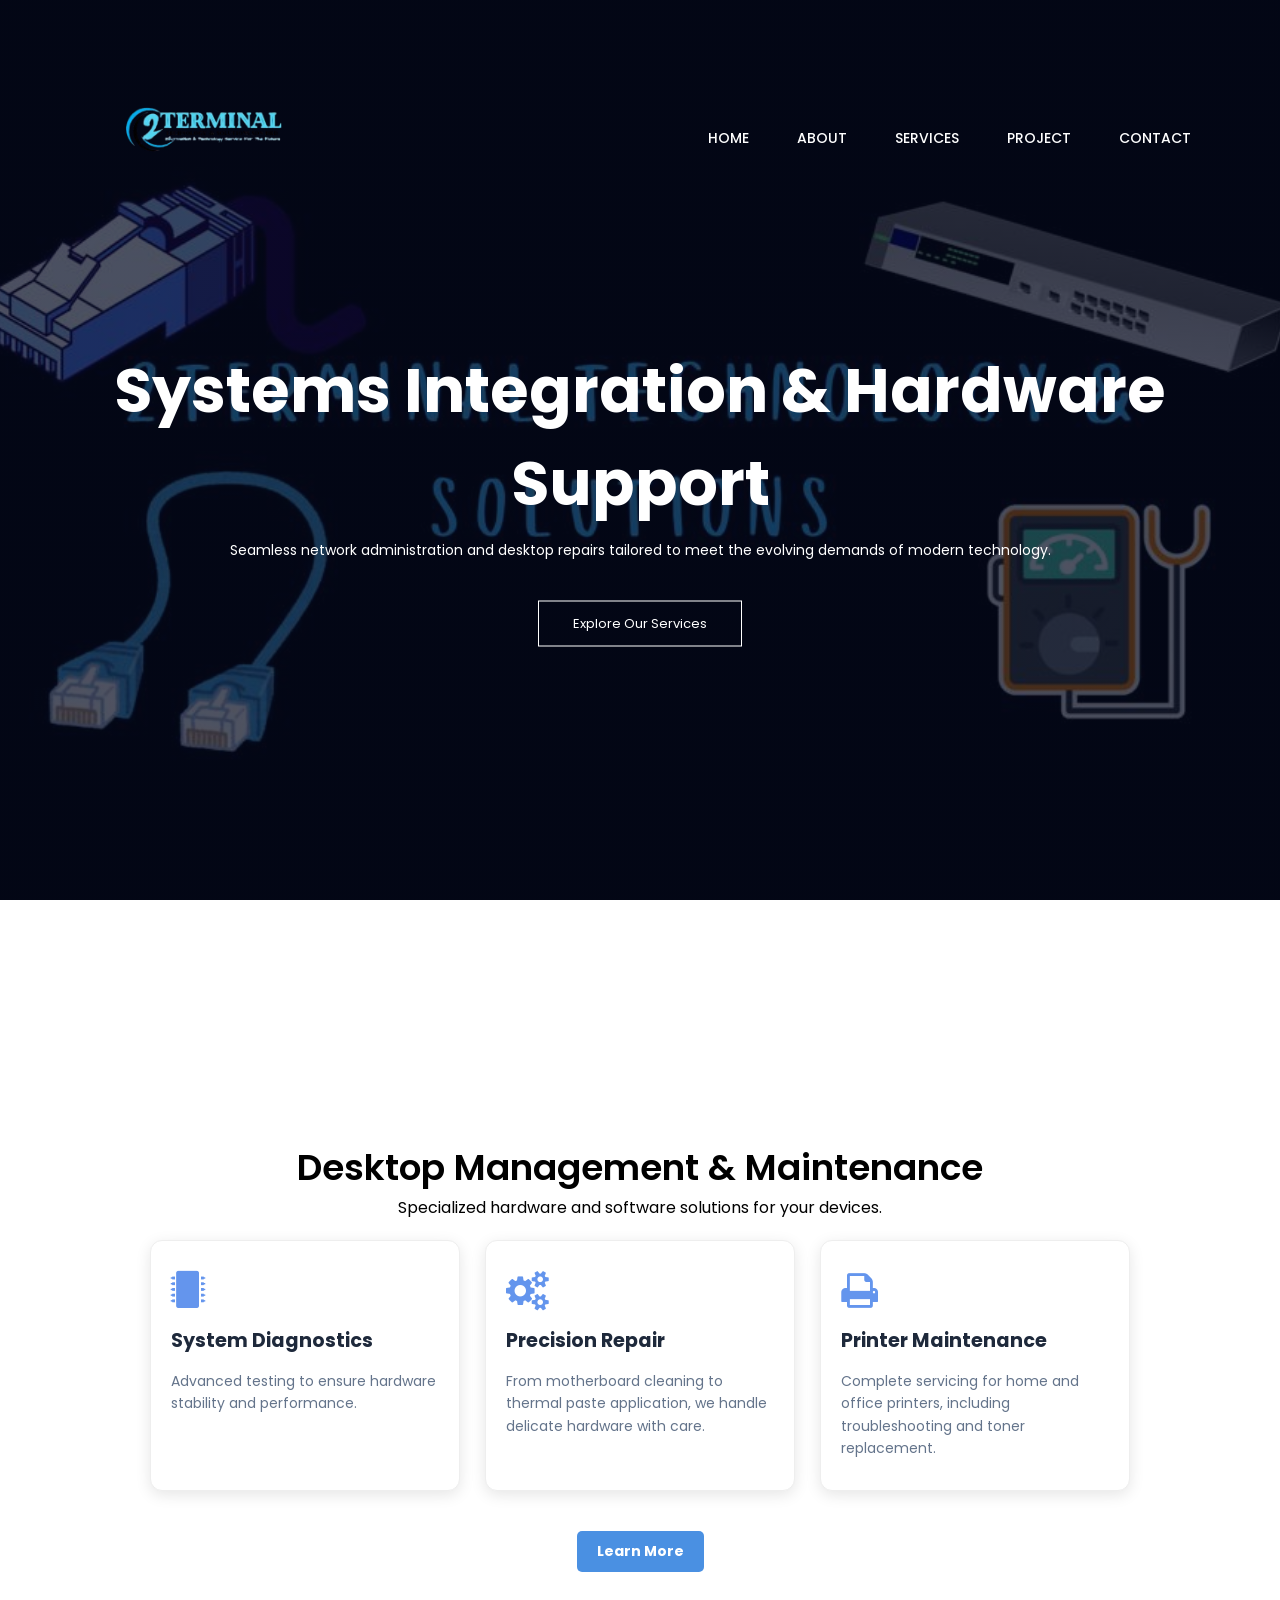
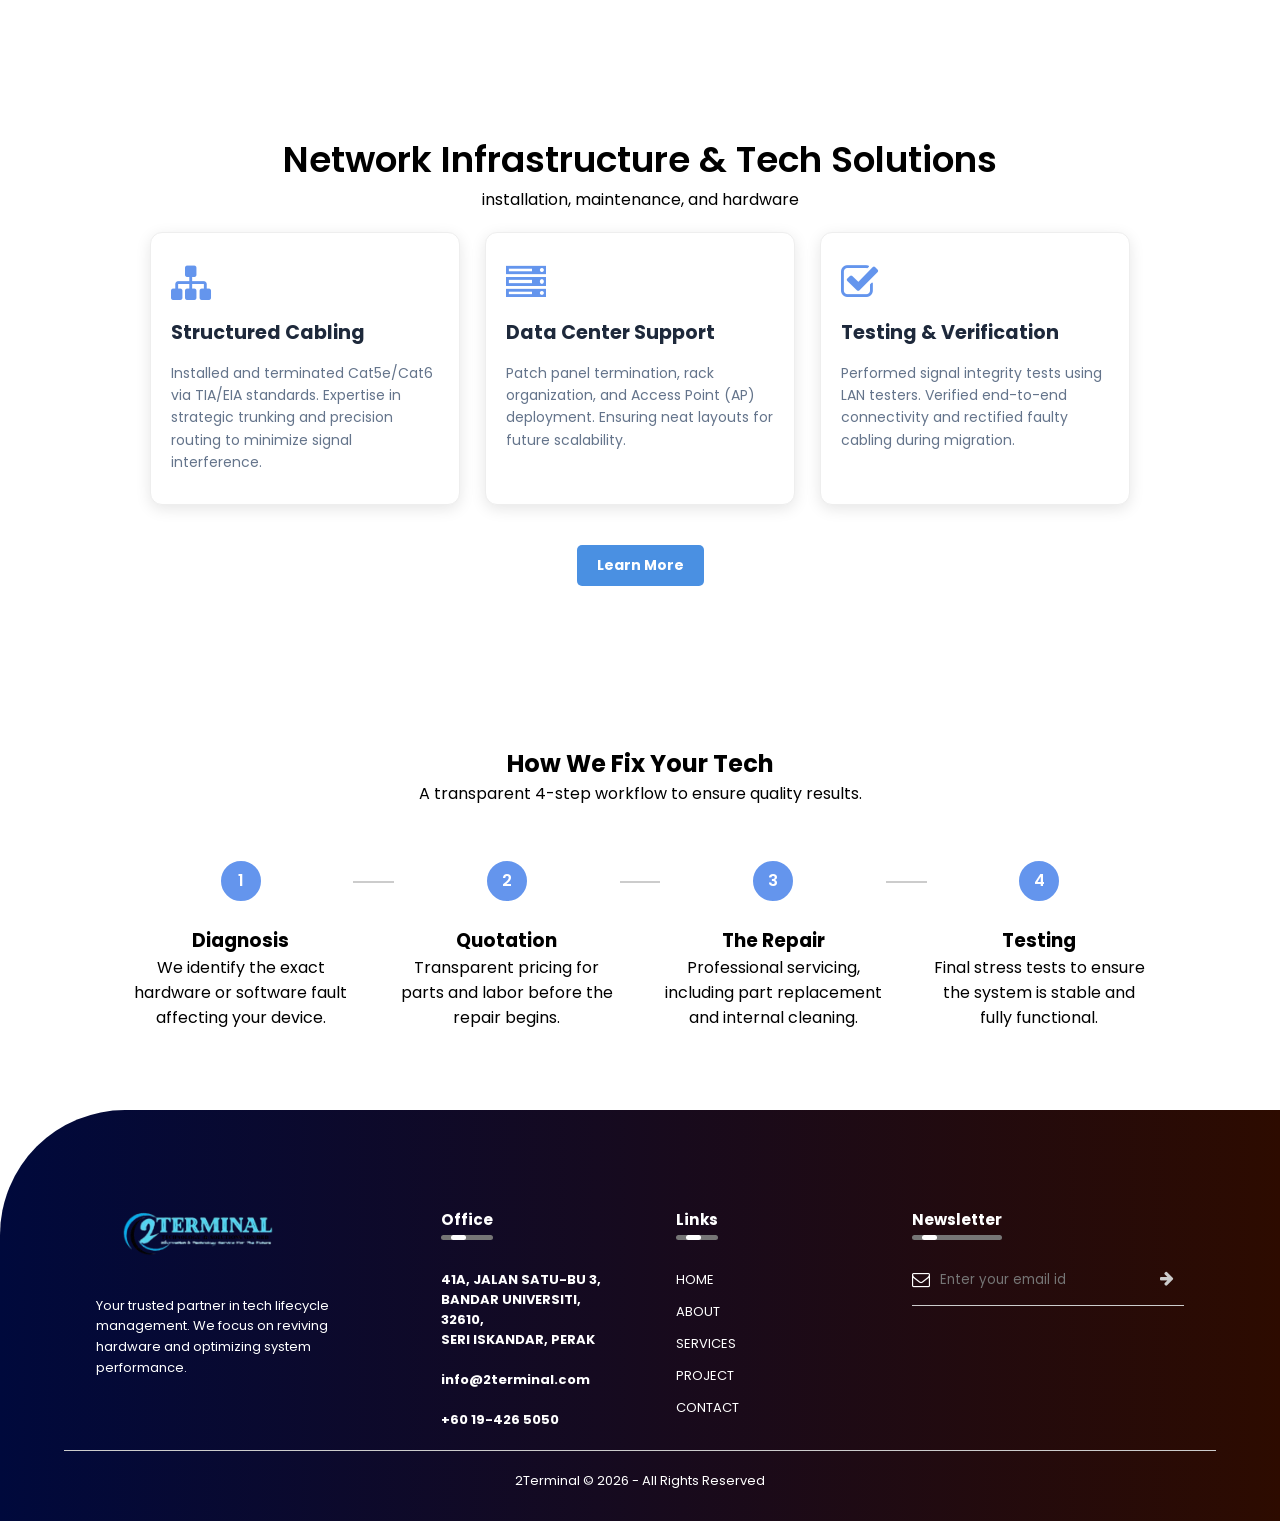
<file: index.html>
<!DOCTYPE html>
<html lang="en">
    <head>
        <meta name="viewport" content="width=device-width, initial-scale=1.0">
    <title>2Terminal Technology & Solutions</title>
    <link href="https://fonts.googleapis.com/css2?family=Poppins:wght@100;200;300;400;600;700&display=swap" rel="stylesheet">
    <link rel="stylesheet" href="https://stackpath.bootstrapcdn.com/font-awesome/4.7.0/css/font-awesome.min.css">
    <link rel="stylesheet" href="style_baru.css">
    </head>

    <body>
       
        <section class="sub-header">
    <nav>
        <a href="index.html"><img src="logo.png" class="logo"></a>
        <div class="nav-links" id="navLinks">
            <i class="fa fa-times" onclick="hideMenu()"></i>
            <ul>
                <li><a href="index.html">HOME</a></li>
                <li><a href="aboutUs_baru.html">ABOUT</a></li>
                <li><a href="services_baru.html">SERVICES</a></li>
                <li><a href="project_baru.html">PROJECT</a></li>
                <li><a href="contactUs_baru.html">CONTACT</a></li>
            </ul>
        </div>
        <i class="fa fa-bars" onclick="showMenu()"></i>
    </nav>

    <div class="text-box">
        <h1>Systems Integration & Hardware Support</h1>
        <p>Seamless network administration and desktop repairs tailored to meet the evolving demands of modern technology.</p>
        <a href="services_baru.html" class="hero-btn">Explore Our Services</a>
    </div>
</section>

<section id="services">
    </section>

<!--------------- DM SERVICES----------------------->

         <section class="services" id="services">
        <h1>Desktop Management & Maintenance</h1>
        <p>Specialized hardware and software solutions for your devices.</p>
        <div class="row">
            <div class="service-col">
                <i class="fa fa-microchip"></i>
                <h3>System Diagnostics</h3>
                <p>Advanced testing to ensure hardware stability and performance.</p>
            </div>
            <div class="service-col">
                <i class="fa fa-cogs"></i>
                <h3>Precision Repair</h3>
                <p>From motherboard cleaning to thermal paste application, we handle delicate hardware with care.</p>
            </div>
            <div class="service-col">
                <i class="fa fa-print"></i>
                <h3>Printer Maintenance</h3>
                <p>Complete servicing for home and office printers, including troubleshooting and toner replacement.</p>
            </div>
           
        </div>
        <a href="dm.html" class="service-btn">Learn More</a>
    </section>

 <!-----------Network Services-------> 
 
  <section class="services" id="services">
        <h1>Network Infrastructure & Tech Solutions</h1>
        <p>installation, maintenance, and hardware</p>
        <div class="row">
            <div class="service-col">
                <i class="fa fa-sitemap"></i>
                <h3>Structured Cabling</h3>
                <p>Installed and terminated Cat5e/Cat6 via TIA/EIA standards. Expertise in strategic trunking and precision routing to minimize signal interference.</p>
            </div>
            <div class="service-col">
                 <i class="fa fa-server"></i>
                <h3>Data Center Support</h3>
                <p>Patch panel termination, rack organization, and Access Point (AP) deployment. Ensuring neat layouts for future scalability.</p>
            </div>
            <div class="service-col">
                <i class="fa fa-check-square-o"></i>
                <h3>Testing & Verification</h3>
                <p>Performed signal integrity tests using LAN testers. Verified end-to-end connectivity and rectified faulty cabling during migration.</p>
            </div>
           
        </div>
        <a href="network.html" class="service-btn">Learn More</a>
    </section>

<!-------------HOW TO PROCEESS-------------------->
      <section class="process-section">
        <h1>How We Fix Your Tech</h1>
        <p>A transparent 4-step workflow to ensure quality results.</p>
        <div class="process-container">
            <div class="process-step">
                <div class="step-num">1</div>
                <h3>Diagnosis</h3>
                <p>We identify the exact hardware or software fault affecting your device.</p>
            </div>
            <div class="process-step">
                <div class="step-num">2</div>
                <h3>Quotation</h3>
                <p>Transparent pricing for parts and labor before the repair begins.</p>
            </div>
            <div class="process-step">
                <div class="step-num">3</div>
                <h3>The Repair</h3>
                <p>Professional servicing, including part replacement and internal cleaning.</p>
            </div>
            <div class="process-step">
                <div class="step-num">4</div>
                <h3>Testing</h3>
                <p>Final stress tests to ensure the system is stable and fully functional.</p>
            </div>
        </div>
    </section>

<!----------FOOTER_---------->    
    
<footer class="footer-main">
        <div class="footer-row">
            <div class="footer-col">
                <img src="logo.png" class="footer-logo">
                <p>Your trusted partner in tech lifecycle management. We focus on reviving hardware and optimizing system performance.</p>
            </div>
            <div class="footer-col">
                <h3>Office <div class="underline"><span></span></div></h3>
              
                <h4>41A, JALAN SATU-BU 3, BANDAR UNIVERSITI, 32610,<br> SERI ISKANDAR, PERAK</h4>
              <br>
                <h4 class="email-id">info@2terminal.com</h4>
                <br>
                <h4>+60 19-426 5050</h4>
            </div>
            <div class="footer-col">
                <h3>Links <div class="underline"><span></span></div></h3>
                <ul>
                   <li><a href="index.html">HOME</a></li>
                <li><a href="aboutUs_baru.html">ABOUT</a></li>
                <li><a href="services_baru.html">SERVICES</a></li>
                <li><a href="project_baru.html">PROJECT</a></li>
                <li><a href="contactUs_baru.html">CONTACT</a></li>
                </ul>
            </div>
            <div class="footer-col">
                <h3>Newsletter <div class="underline"><span></span></div></h3>
                <form>
                    <i class="fa fa-envelope-o"></i>
                    <input type="email" placeholder="Enter your email id" required>
                    <button type="submit"><i class="fa fa-arrow-right"></i></button>
                </form>
                <!----<div class="social-icons">
                    <i class="fa fa-facebook"></i>
                    <i class="fa fa-twitter"></i>
                    <i class="fa fa-whatsapp"></i>
                    <i class="fa fa-pinterest"></i>
                </div>---->
            </div>
        </div>
        <hr>
        <p class="copyright">2Terminal © 2026 - All Rights Reserved</p>
    </footer>


 <!------------FUNTION FOR MEDIA LAYOUT------------>   
    <script>
        var navLinks = document.getElementById("navLinks");
        function showMenu() { navLinks.style.right = "0"; }
        function hideMenu() { navLinks.style.right = "-200px"; }
    </script>

</body>
</html>
</file>
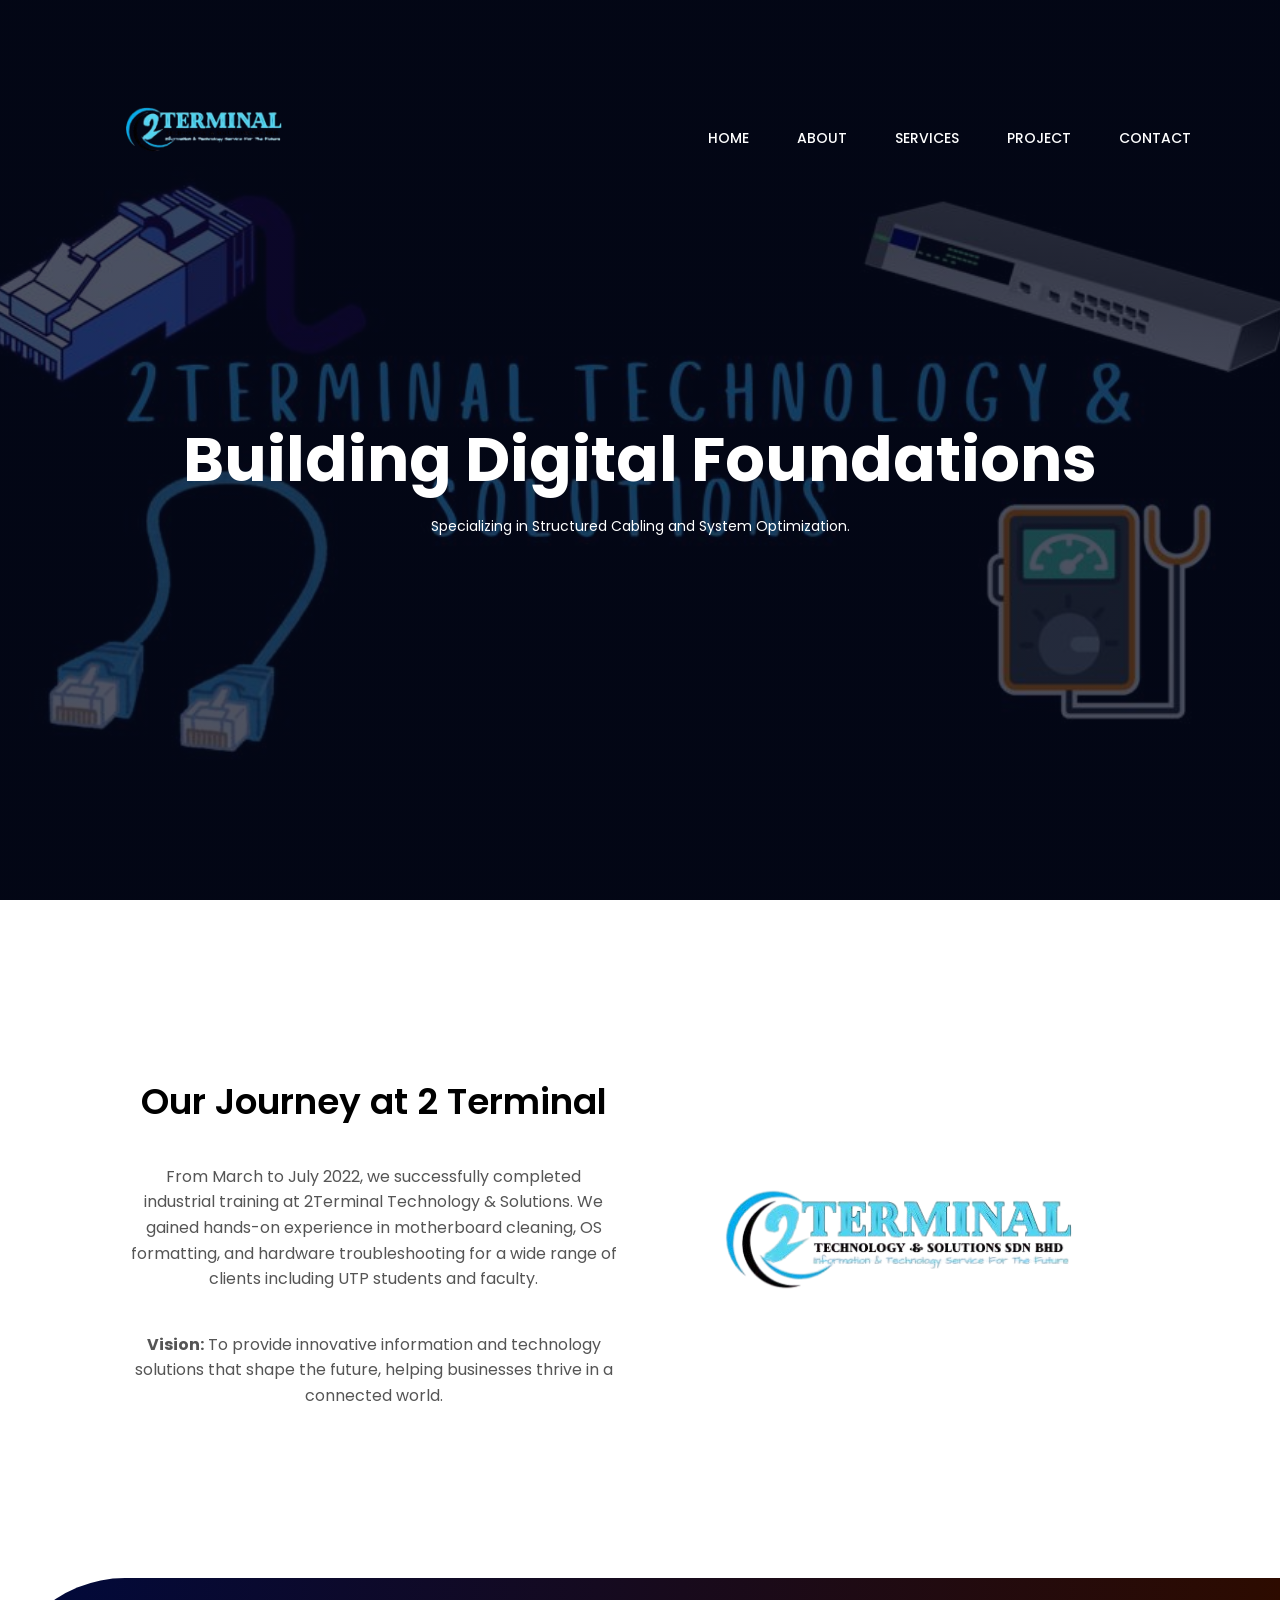
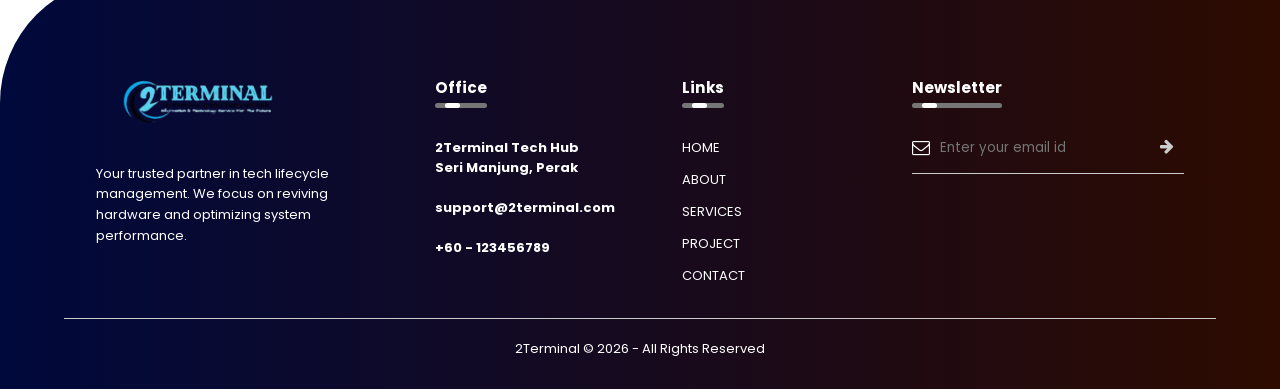
<file: aboutUs_baru.html>
<!DOCTYPE html>
<html lang="en">
<head>
    <meta name="viewport" content="width=device-width, initial-scale=1.0">
    <title>About Us | 2Terminal</title>
    <link href="https://fonts.googleapis.com/css2?family=Poppins:wght@100;200;300;400;600;700&display=swap" rel="stylesheet">
    <link rel="stylesheet" href="https://stackpath.bootstrapcdn.com/font-awesome/4.7.0/css/font-awesome.min.css">
    <link rel="stylesheet" href="style_baru.css">
</head>
<body>
    <section class="sub-header">
    <nav>
        <a href="index.html"><img src="logo.png" class="logo"></a>
        <div class="nav-links" id="navLinks">
            <i class="fa fa-times" onclick="hideMenu()"></i>
            <ul>
                <li><a href="index.html">HOME</a></li>
                <li><a href="aboutUs_baru.html">ABOUT</a></li>
                <li><a href="services_baru.html">SERVICES</a></li>
                <li><a href="project_baru.html">PROJECT</a></li>
                <li><a href="contactUs_baru.html">CONTACT</a></li>
            </ul>
        </div>
        <i class="fa fa-bars" onclick="showMenu()"></i>
    </nav>

    <div class="text-box">
        <h1>Building Digital Foundations</h1>
        <p>Specializing in Structured Cabling and System Optimization.</p>
       
        
</section>

    <section class="about-us">
    <div class="about-row">
        <div class="about-col">
            <h1>Our Journey at 2 Terminal</h1>
            <p>From March to July 2022, we successfully completed industrial training at 2Terminal Technology & Solutions. We gained hands-on experience in motherboard cleaning, OS formatting, and hardware troubleshooting for a wide range of clients including UTP students and faculty.


            <p><strong>Vision:</strong> To provide innovative information and technology solutions that shape the future, helping businesses thrive in a connected world.</p>

        </div>
        
        <div class="about-col">
            <img src="logo.png"> </div>
    </div>
</section>

 <!----------FOOTER_---------->    
    
<footer class="footer-main">
        <div class="footer-row">
            <div class="footer-col">
                <img src="logo.png" class="footer-logo">
                <p>Your trusted partner in tech lifecycle management. We focus on reviving hardware and optimizing system performance.</p>
            </div>
            <div class="footer-col">
                <h3>Office <div class="underline"><span></span></div></h3>
              
                <h4>2Terminal Tech Hub</h4>
              
                <h4>Seri Manjung, Perak</h>
                <br><br>
                <h4 class="email-id">support@2terminal.com</h4>
                <br>
                <h4>+60 - 123456789</h4>
            </div>
            <div class="footer-col">
                <h3>Links <div class="underline"><span></span></div></h3>
                <ul>
                    <li><a href="index.html">HOME</a></li>
                <li><a href="aboutUs_baru.html">ABOUT</a></li>
                <li><a href="services_baru.html">SERVICES</a></li>
                <li><a href="project_baru.html">PROJECT</a></li>
                <li><a href="contactUs_baru.html">CONTACT</a></li>
                </ul>
            </div>
            <div class="footer-col">
                <h3>Newsletter <div class="underline"><span></span></div></h3>
                <form>
                    <i class="fa fa-envelope-o"></i>
                    <input type="email" placeholder="Enter your email id" required>
                    <button type="submit"><i class="fa fa-arrow-right"></i></button>
                </form>
                <!----<div class="social-icons">
                    <i class="fa fa-facebook"></i>
                    <i class="fa fa-twitter"></i>
                    <i class="fa fa-whatsapp"></i>
                    <i class="fa fa-pinterest"></i>
                </div>---->
            </div>
        </div>
        <hr>
        <p class="copyright">2Terminal © 2026 - All Rights Reserved</p>
    </footer>

   <!------------FUNTION FOR MEDIA LAYOUT------------>  
    <script>
        var navLinks = document.getElementById("navLinks");
        function showMenu() { navLinks.style.right = "0"; }
        function hideMenu() { navLinks.style.right = "-200px"; }
    </script>
</body>

</html>
</file>
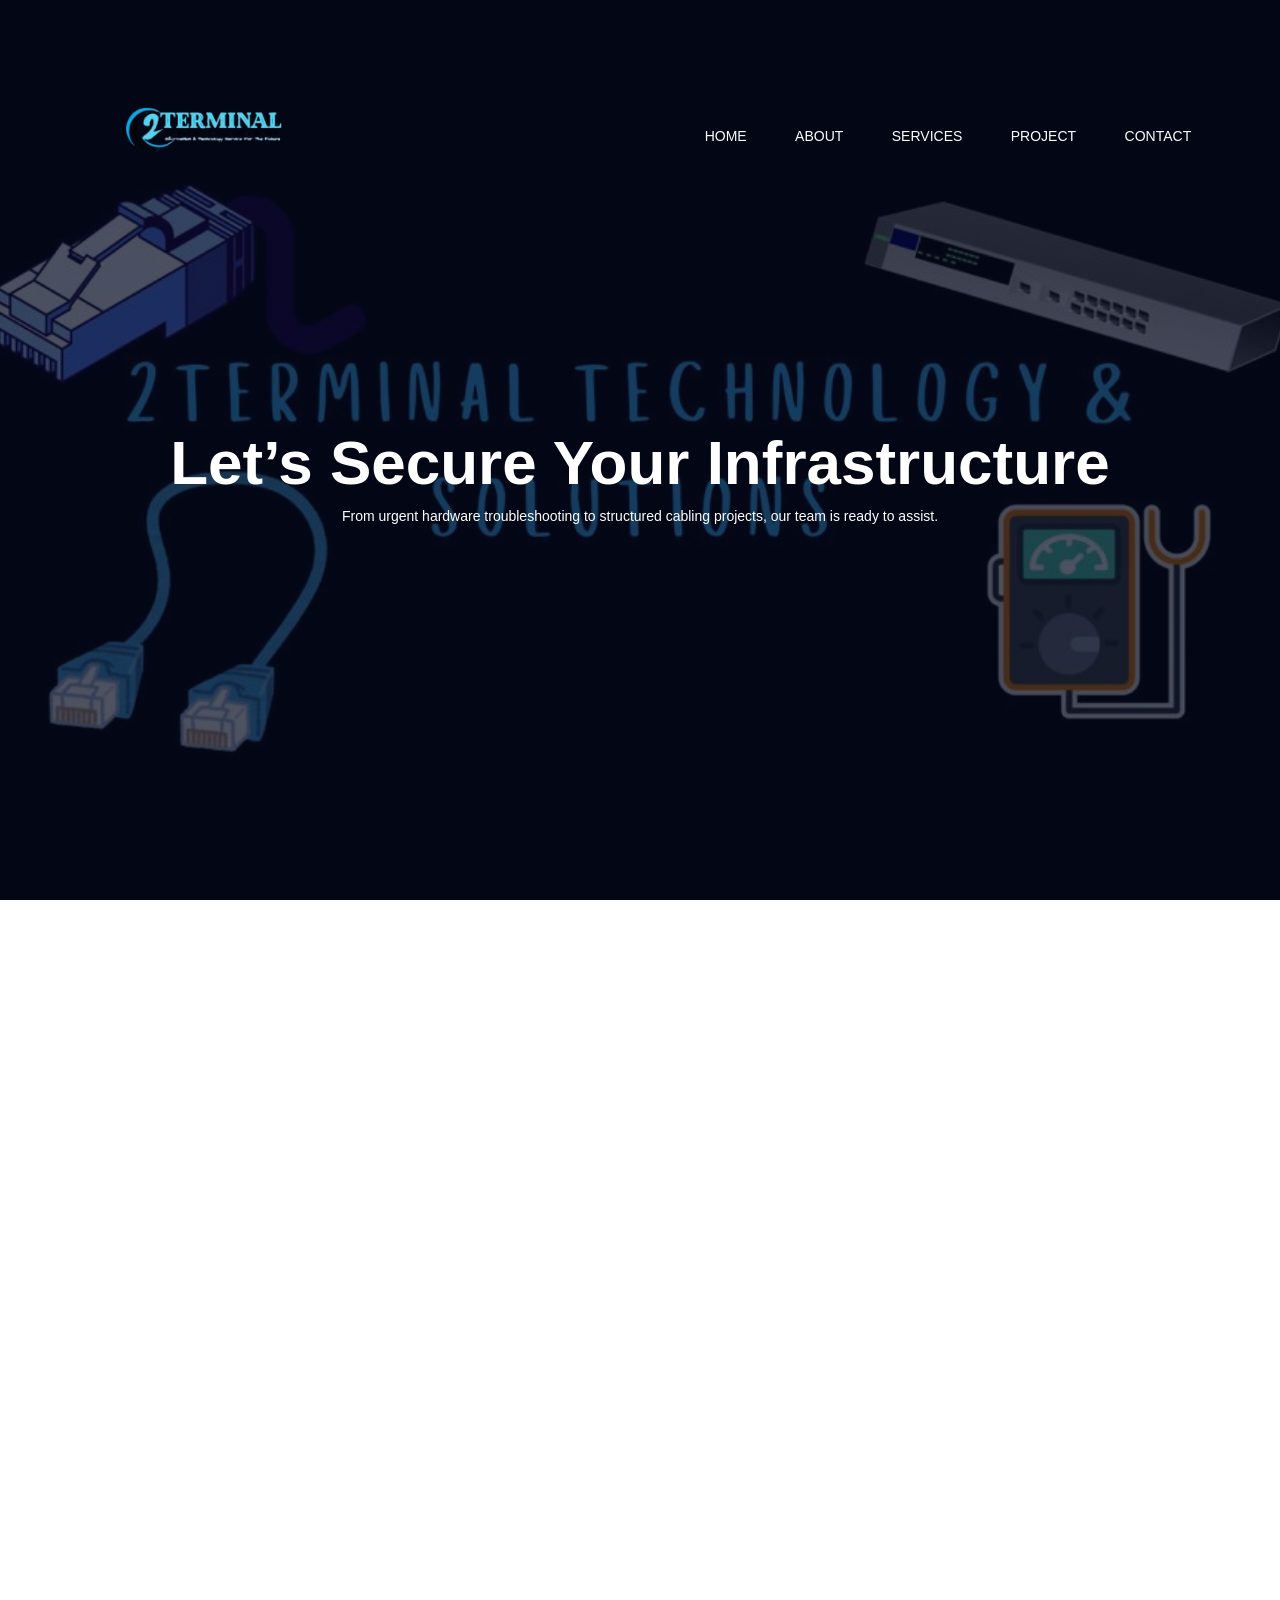
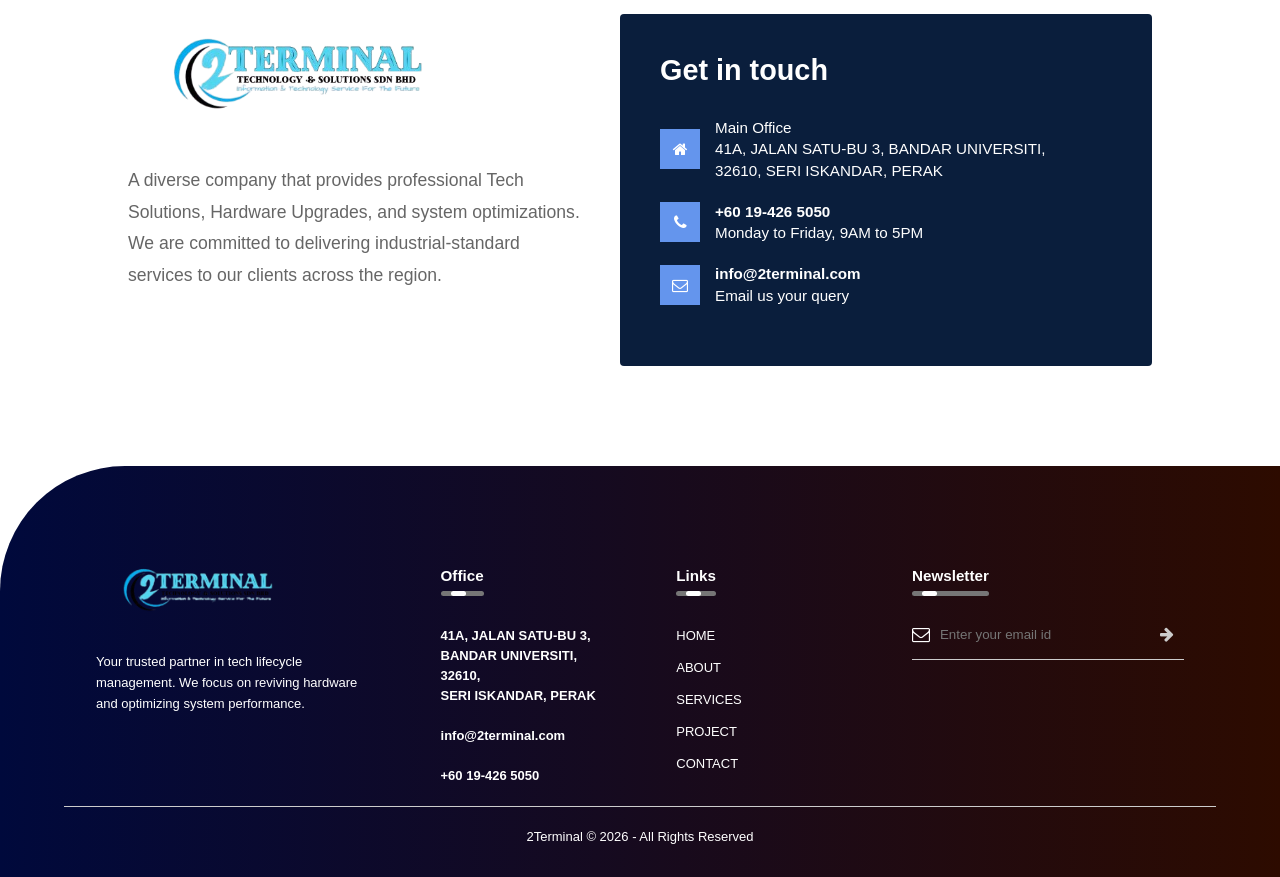
<file: contactUs_baru.html>
<!DOCTYPE html>
<html>
<head>
    <meta name="viewport" content="width=device-width, initial-scale=1.0">
    <title>Contact Us | 2Terminal</title>
    <link rel="stylesheet" href="style_baru.css">
    <link rel="stylesheet" href="https://stackpath.bootstrapcdn.com/font-awesome/4.7.0/css/font-awesome.min.css">
</head>
<body>
    <section class="sub-header">
    <nav>
        <a href="index.html"><img src="logo.png" class="logo"></a>
        <div class="nav-links" id="navLinks">
            <i class="fa fa-times" onclick="hideMenu()"></i>
            <ul>
                <li><a href="index.html">HOME</a></li>
                <li><a href="aboutUs_baru.html">ABOUT</a></li>
                <li><a href="services_baru.html">SERVICES</a></li>
                <li><a href="project_baru.html">PROJECT</a></li>
                <li><a href="contactUs_baru.html">CONTACT</a></li>
            </ul>
        </div>
        <i class="fa fa-bars" onclick="showMenu()"></i>
    </nav>

    <div class="text-box">
        <h1>Let’s Secure Your Infrastructure</h1>
        <p>From urgent hardware troubleshooting to  structured cabling projects, our team is ready to assist.</p>
       
    </div>
</section>


   <section class="location">

   <iframe src="https://www.google.com/maps/embed?pb=!1m18!1m12!1m3!1d3978.2682332533295!2d100.96925317447216!3d4.360723244512083!2m3!1f0!2f0!3f0!3m2!1i1024!2i768!4f13.1!3m3!1m2!1s0x31cae16b91c32167%3A0xfd8455eb3d029b67!2sWarung%20Cha%20%5BHQ%5D!5e0!3m2!1sen!2smy!4v1770218018618!5m2!1sen!2smy" 
   width="600" height="450" style="border:0;" allowfullscreen="" loading="lazy" referrerpolicy="no-referrer-when-downgrade"></iframe>
   </section>



    <!---<section>
        <div class="row">
            <div class="contact-col">
                <div><i class="fa fa-home"></i><span><h5>Main Office, GF-Block K1</h5><p>UTP, Seri Iskandar, Perak</p></span></div>
                <div><i class="fa fa-home"></i><span><h5>Vendor Office, GF-Block K1</h5><p>UTP, Seri Iskandar, Perak</p></span></div>
                <div><i class="fa fa-phone"></i><span><h5>+60 123456789</h5><p>Monday to Friday, 9AM to 5PM</p></span></div>
                <div>
                <i class="fa fa-envelope-o"></i>
                <span>
                    <h5>info@2terminal.com</h5>
                    <p>Email us your query</p>
                    
                </span>
            </div>
            </div>
            <div class="contact-col">
                <form>
                    <input type="text" placeholder="Enter Name" required>
                    <input type="email" placeholder="Enter Email" required>
                    <textarea rows="8" placeholder="Message" required></textarea>
                    <button type="submit" class="hero-btn red-btn">SEND MESSAGE</button>
                </form>
            </div>
        </div>
    </section>--->
    

    <section class="contact-main">
    <div class="contact-container">
        
        <div class="company-info">
            <img src="logo.png" alt="2Terminal Logo" class="contact-logo">
            <p>
                A diverse company that provides professional Tech Solutions, Hardware Upgrades, 
                and system optimizations. We are committed to delivering industrial-standard 
                services to our clients across the region.
            </p>
        </div>

        <div class="get-in-touch-card">
            <h2>Get in touch</h2>

            <div class="contact-item">
                <div class="icon-square"><i class="fa fa-home"></i></div>
                <div class="text-content">
                    <p>Main Office<br>
                        41A, JALAN SATU-BU 3, BANDAR UNIVERSITI,<br> 32610, SERI ISKANDAR, PERAK
                </p>
                </div>
            </div>

            <div class="contact-item">
                <div class="icon-square"><i class="fa fa-phone"></i></div>
                <div class="text-content">
            <strong>+60 19-426 5050</strong><br>
                    Monday to Friday, 9AM to 5PM
                </div>
            </div>

            <div class="contact-item">
                <div class="icon-square"><i class="fa fa-envelope-o"></i></div>
                <div class="text-content">
                    <strong>info@2terminal.com</strong><br>
                    Email us your query
                </div>
            </div>
        </div>

    </div>
</section>


    <!----------FOOTER_---------->    
    
<footer class="footer-main">
        <div class="footer-row">
            <div class="footer-col">
                <img src="logo.png" class="footer-logo">
                <p>Your trusted partner in tech lifecycle management. We focus on reviving hardware and optimizing system performance.</p>
            </div>
            <div class="footer-col">
                <h3>Office <div class="underline"><span></span></div></h3>
              
                <h4>41A, JALAN SATU-BU 3, BANDAR UNIVERSITI, 32610,<br> SERI ISKANDAR, PERAK</h4>
              <br>
                <h4 class="email-id">info@2terminal.com</h4>
                <br>
                <h4>+60 19-426 5050</h4>
            </div>
            <div class="footer-col">
                <h3>Links <div class="underline"><span></span></div></h3>
                <ul>
                   <li><a href="index.html">HOME</a></li>
                <li><a href="aboutUs_baru.html">ABOUT</a></li>
                <li><a href="services_baru.html">SERVICES</a></li>
                <li><a href="project_baru.html">PROJECT</a></li>
                <li><a href="contactUs_baru.html">CONTACT</a></li>
                </ul>
            </div>
            <div class="footer-col">
                <h3>Newsletter <div class="underline"><span></span></div></h3>
                <form>
                    <i class="fa fa-envelope-o"></i>
                    <input type="email" placeholder="Enter your email id" required>
                    <button type="submit"><i class="fa fa-arrow-right"></i></button>
                </form>
                <!----<div class="social-icons">
                    <i class="fa fa-facebook"></i>
                    <i class="fa fa-twitter"></i>
                    <i class="fa fa-whatsapp"></i>
                    <i class="fa fa-pinterest"></i>
                </div>---->
            </div>
        </div>
        <hr>
        <p class="copyright">2Terminal © 2026 - All Rights Reserved</p>
    </footer>

    

</body>

</html>
</file>
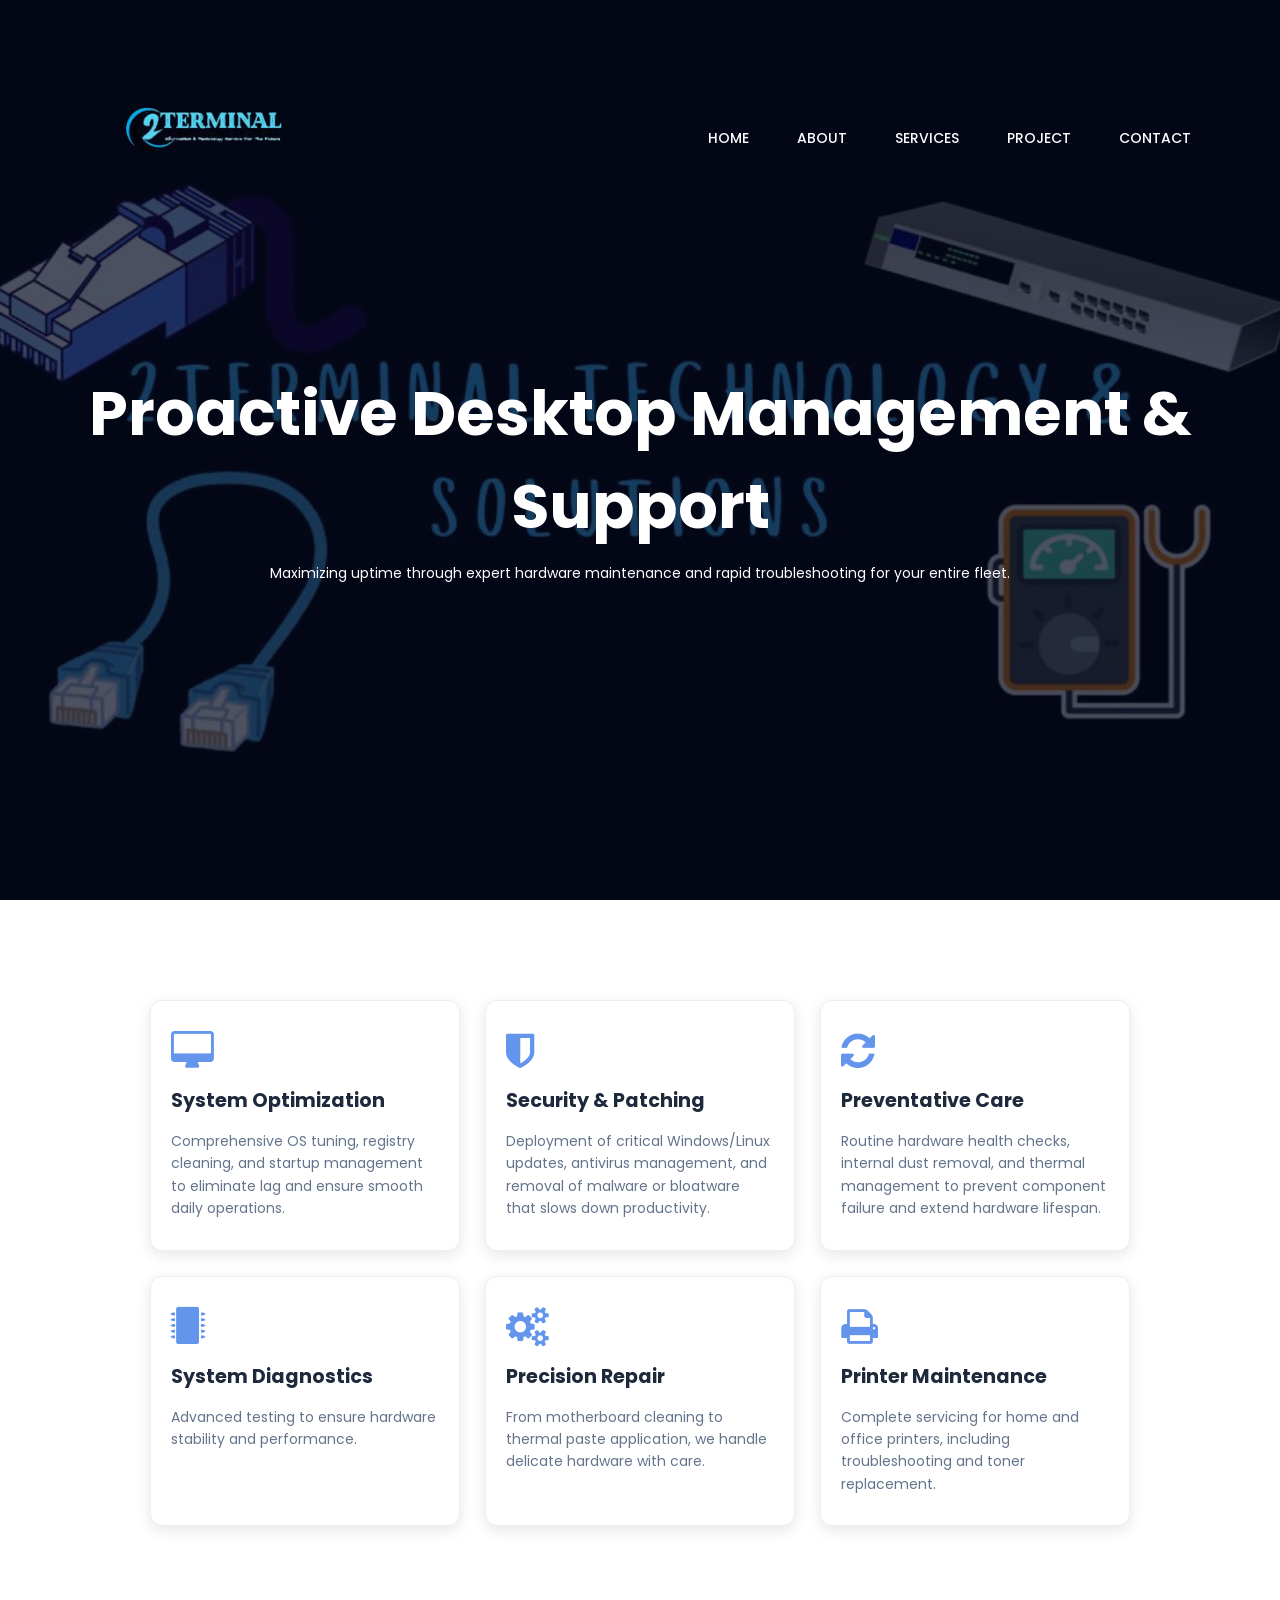
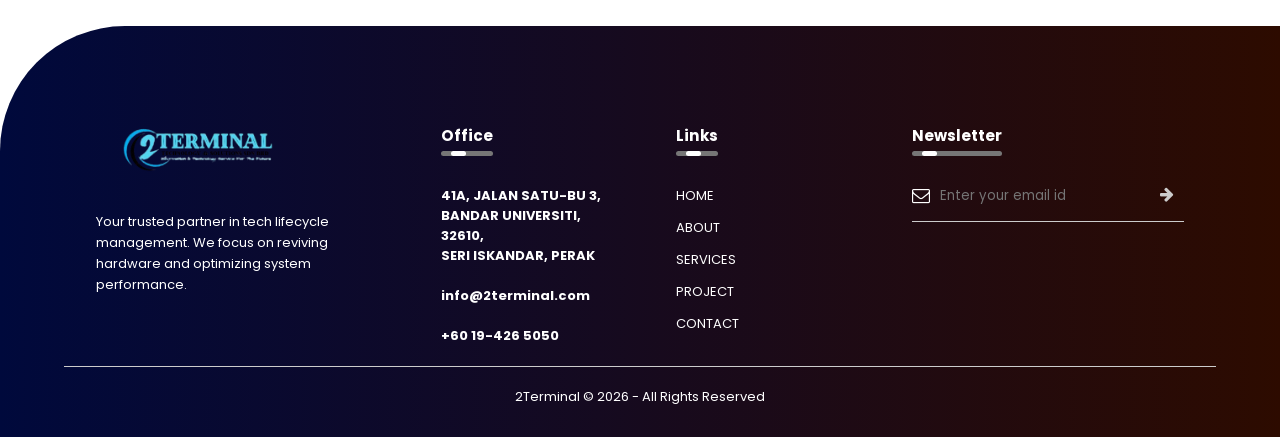
<file: dm.html>
<!DOCTYPE html>
<html lang="en">
    <head>
        <meta name="viewport" content="width=device-width, initial-scale=1.0">
    <title>Desktop Management | Services</title>
    <link href="https://fonts.googleapis.com/css2?family=Poppins:wght@100;200;300;400;600;700&display=swap" rel="stylesheet">
    <link rel="stylesheet" href="https://stackpath.bootstrapcdn.com/font-awesome/4.7.0/css/font-awesome.min.css">
    <link rel="stylesheet" href="style_baru.css">
    </head>

    <body>
       
        <section class="sub-header">
    <nav>
        <a href="index.html"><img src="logo.png" class="logo"></a>
        <div class="nav-links" id="navLinks">
            <i class="fa fa-times" onclick="hideMenu()"></i>
            <ul>
                <li><a href="index.html">HOME</a></li>
                <li><a href="aboutUs_baru.html">ABOUT</a></li>
                <li><a href="services_baru.html">SERVICES</a></li>
                <li><a href="project_baru.html">PROJECT</a></li>
                <li><a href="contactUs_baru.html">CONTACT</a></li>
            </ul>
        </div>
        <i class="fa fa-bars" onclick="showMenu()"></i>
    </nav>

    <div class="text-box">
        <h1>Proactive Desktop Management & Support</h1>
        <p>Maximizing uptime through expert hardware maintenance and rapid troubleshooting for your entire fleet.</p>
        
    </div>
</section>

<!---------------SERVICES----------------------->

       <section class="services" id="services">
        
    <div class="row">
        <div class="service-col">
            <i class="fa fa-desktop"></i>
            <h3>System Optimization</h3>
            <p>Comprehensive OS tuning, registry cleaning, and startup management to eliminate lag and ensure smooth daily operations.</p>
        </div>

        <div class="service-col">
            <i class="fa fa-shield"></i>
            <h3>Security & Patching</h3>
            <p>Deployment of critical Windows/Linux updates, antivirus management, and removal of malware or bloatware that slows down productivity.</p>
        </div>

        <div class="service-col">
            <i class="fa fa-refresh"></i>
            <h3>Preventative Care</h3>
            <p>Routine hardware health checks, internal dust removal, and thermal management to prevent component failure and extend hardware lifespan.</p>
        </div>
        <div class="service-col">
                <i class="fa fa-microchip"></i>
                <h3>System Diagnostics</h3>
                <p>Advanced testing to ensure hardware stability and performance.</p>
            </div>
            <div class="service-col">
                <i class="fa fa-cogs"></i>
                <h3>Precision Repair</h3>
                <p>From motherboard cleaning to thermal paste application, we handle delicate hardware with care.</p>
            </div>
            <div class="service-col">
                <i class="fa fa-print"></i>
                <h3>Printer Maintenance</h3>
                <p>Complete servicing for home and office printers, including troubleshooting and toner replacement.</p>
            </div>
    </div>
</section>


<!----------FOOTER_---------->    
    
<footer class="footer-main">
        <div class="footer-row">
            <div class="footer-col">
                <img src="logo.png" class="footer-logo">
                <p>Your trusted partner in tech lifecycle management. We focus on reviving hardware and optimizing system performance.</p>
            </div>
            <div class="footer-col">
                <h3>Office <div class="underline"><span></span></div></h3>
              
                <h4>41A, JALAN SATU-BU 3, BANDAR UNIVERSITI, 32610,<br> SERI ISKANDAR, PERAK</h4>
              <br>
                <h4 class="email-id">info@2terminal.com</h4>
                <br>
                <h4>+60 19-426 5050</h4>
            </div>
            <div class="footer-col">
                <h3>Links <div class="underline"><span></span></div></h3>
                <ul>
                   <li><a href="index.html">HOME</a></li>
                <li><a href="aboutUs_baru.html">ABOUT</a></li>
                <li><a href="services_baru.html">SERVICES</a></li>
                <li><a href="project_baru.html">PROJECT</a></li>
                <li><a href="contactUs_baru.html">CONTACT</a></li>
                </ul>
            </div>
            <div class="footer-col">
                <h3>Newsletter <div class="underline"><span></span></div></h3>
                <form>
                    <i class="fa fa-envelope-o"></i>
                    <input type="email" placeholder="Enter your email id" required>
                    <button type="submit"><i class="fa fa-arrow-right"></i></button>
                </form>
                <!----<div class="social-icons">
                    <i class="fa fa-facebook"></i>
                    <i class="fa fa-twitter"></i>
                    <i class="fa fa-whatsapp"></i>
                    <i class="fa fa-pinterest"></i>
                </div>---->
            </div>
        </div>
        <hr>
        <p class="copyright">2Terminal © 2026 - All Rights Reserved</p>
    </footer>

 <!------------FUNTION FOR MEDIA LAYOUT------------>   
    <script>
        var navLinks = document.getElementById("navLinks");
        function showMenu() { navLinks.style.right = "0"; }
        function hideMenu() { navLinks.style.right = "-200px"; }
    </script>

</body>

</html>
</file>
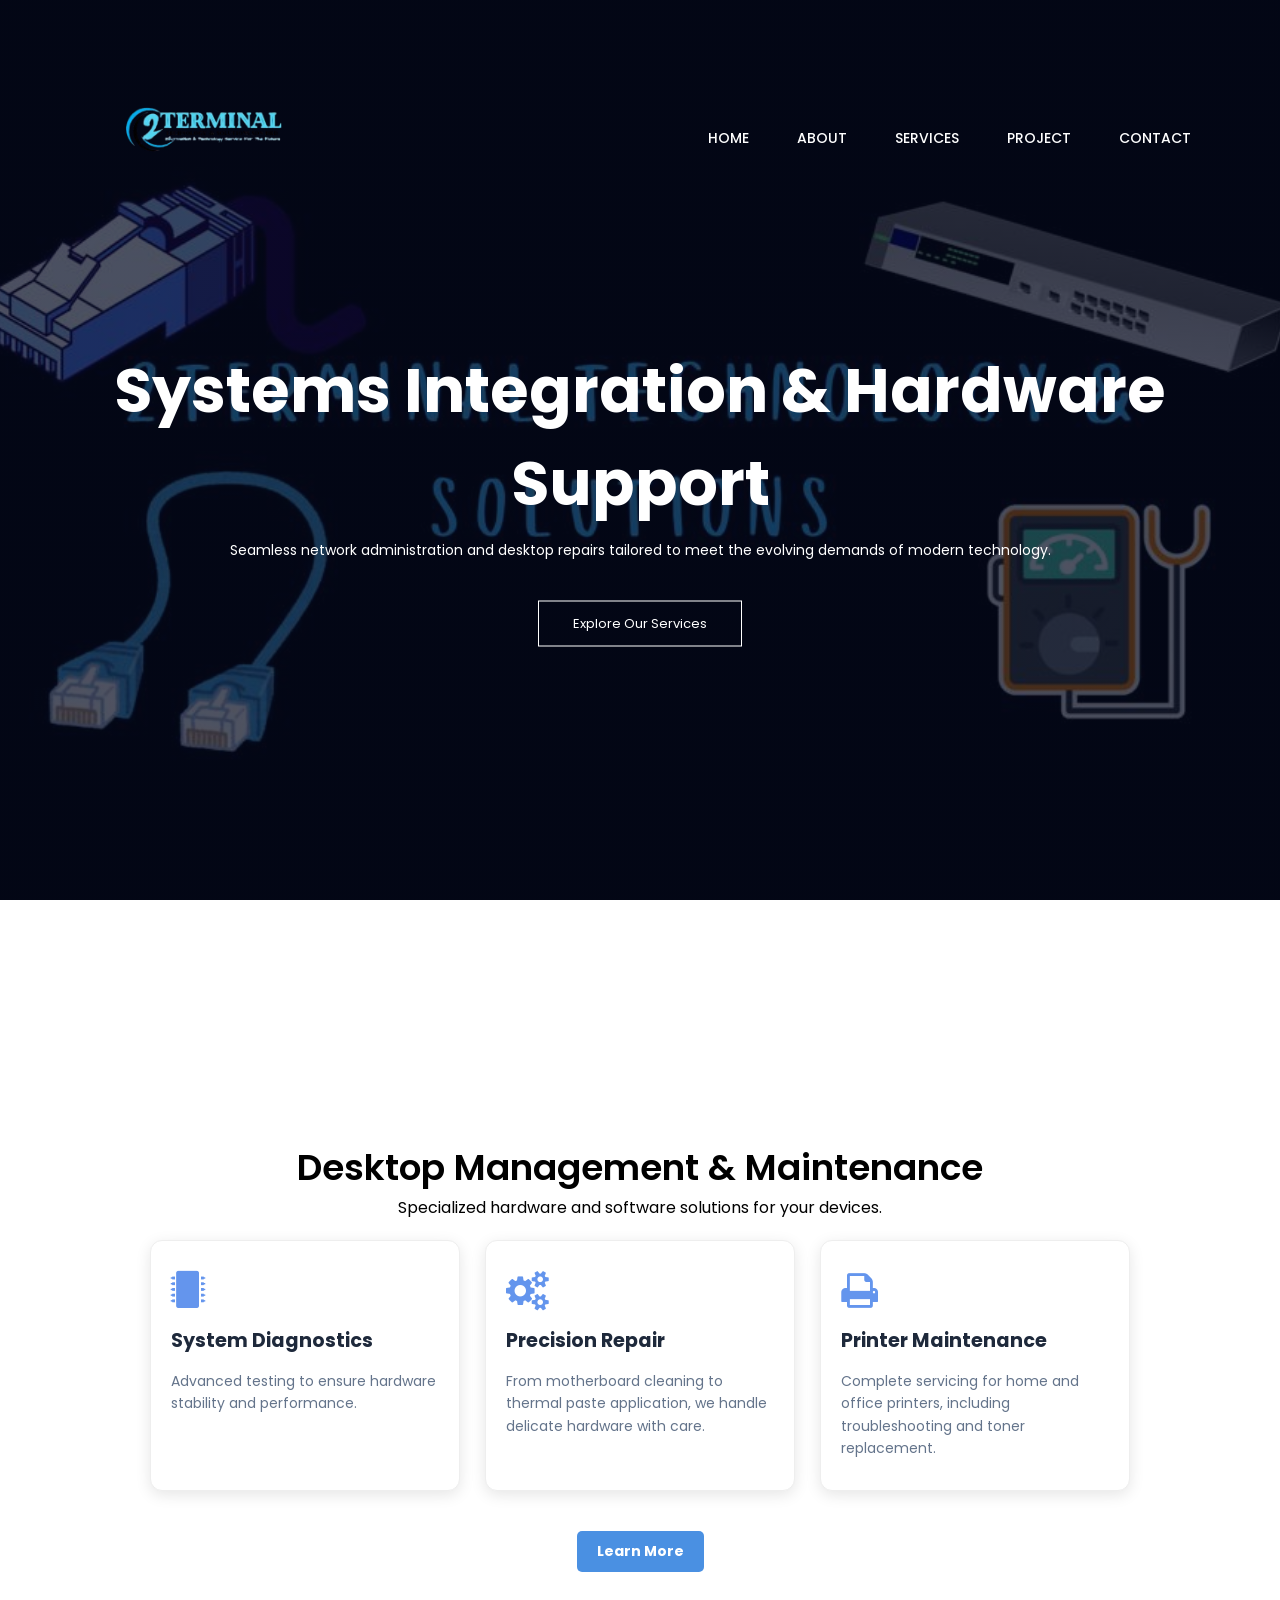
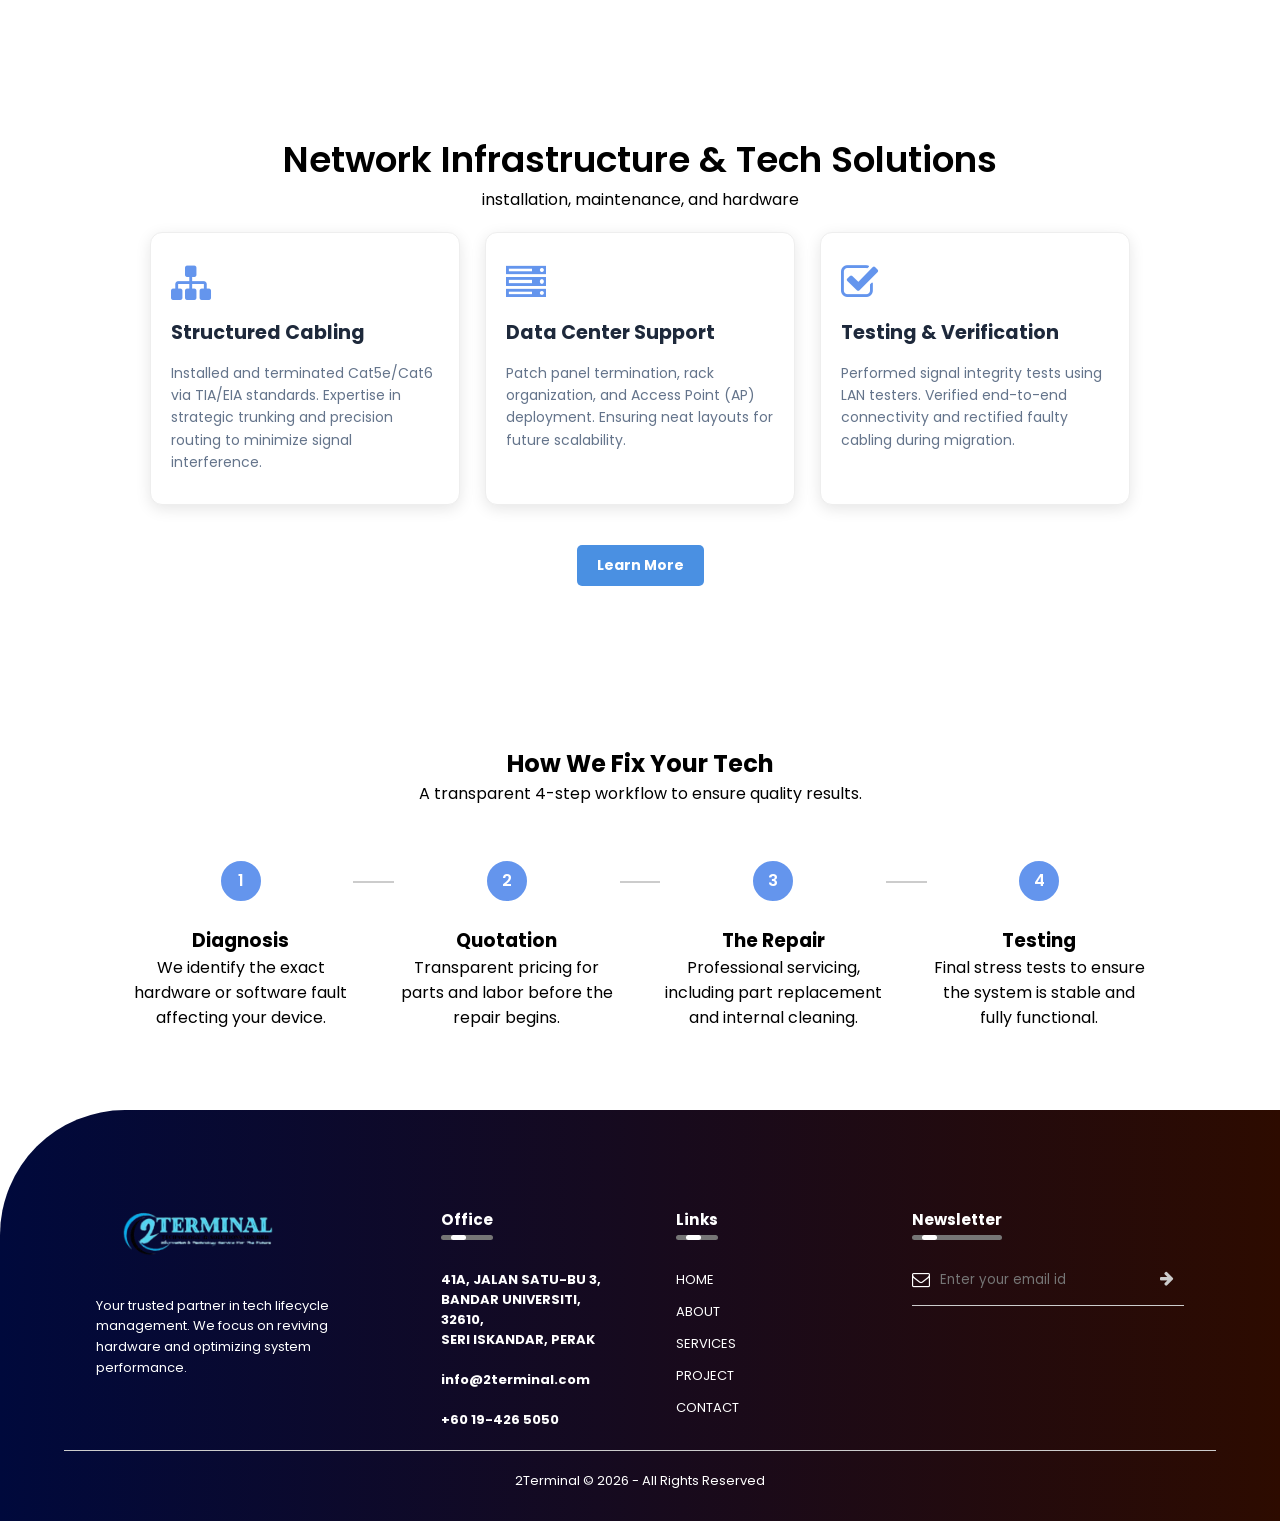
<file: index_baru.html>
<!DOCTYPE html>
<html lang="en">
    <head>
        <meta name="viewport" content="width=device-width, initial-scale=1.0">
    <title>2Terminal Technology & Solutions</title>
    <link href="https://fonts.googleapis.com/css2?family=Poppins:wght@100;200;300;400;600;700&display=swap" rel="stylesheet">
    <link rel="stylesheet" href="https://stackpath.bootstrapcdn.com/font-awesome/4.7.0/css/font-awesome.min.css">
    <link rel="stylesheet" href="style_baru.css">
    </head>

    <body>
       
        <section class="sub-header">
    <nav>
        <a href="index_baru.html"><img src="logo.png" class="logo"></a>
        <div class="nav-links" id="navLinks">
            <i class="fa fa-times" onclick="hideMenu()"></i>
            <ul>
                <li><a href="index_baru.html">HOME</a></li>
                <li><a href="aboutUs_baru.html">ABOUT</a></li>
                <li><a href="services_baru.html">SERVICES</a></li>
                <li><a href="project_baru.html">PROJECT</a></li>
                <li><a href="contactUs_baru.html">CONTACT</a></li>
            </ul>
        </div>
        <i class="fa fa-bars" onclick="showMenu()"></i>
    </nav>

    <div class="text-box">
        <h1>Systems Integration & Hardware Support</h1>
        <p>Seamless network administration and desktop repairs tailored to meet the evolving demands of modern technology.</p>
        <a href="services_baru.html" class="hero-btn">Explore Our Services</a>
    </div>
</section>

<section id="services">
    </section>

<!--------------- DM SERVICES----------------------->

         <section class="services" id="services">
        <h1>Desktop Management & Maintenance</h1>
        <p>Specialized hardware and software solutions for your devices.</p>
        <div class="row">
            <div class="service-col">
                <i class="fa fa-microchip"></i>
                <h3>System Diagnostics</h3>
                <p>Advanced testing to ensure hardware stability and performance.</p>
            </div>
            <div class="service-col">
                <i class="fa fa-cogs"></i>
                <h3>Precision Repair</h3>
                <p>From motherboard cleaning to thermal paste application, we handle delicate hardware with care.</p>
            </div>
            <div class="service-col">
                <i class="fa fa-print"></i>
                <h3>Printer Maintenance</h3>
                <p>Complete servicing for home and office printers, including troubleshooting and toner replacement.</p>
            </div>
           
        </div>
        <a href="#" class="service-btn">Learn More</a>
    </section>

 <!-----------Network Services-------> 
 
  <section class="services" id="services">
        <h1>Network Infrastructure & Tech Solutions</h1>
        <p>installation, maintenance, and hardware</p>
        <div class="row">
            <div class="service-col">
                <i class="fa fa-sitemap"></i>
                <h3>Structured Cabling</h3>
                <p>Installed and terminated Cat5e/Cat6 via TIA/EIA standards. Expertise in strategic trunking and precision routing to minimize signal interference.</p>
            </div>
            <div class="service-col">
                 <i class="fa fa-server"></i>
                <h3>Data Center Support</h3>
                <p>Patch panel termination, rack organization, and Access Point (AP) deployment. Ensuring neat layouts for future scalability.</p>
            </div>
            <div class="service-col">
                <i class="fa fa-check-square-o"></i>
                <h3>Testing & Verification</h3>
                <p>Performed signal integrity tests using LAN testers. Verified end-to-end connectivity and rectified faulty cabling during migration.</p>
            </div>
           
        </div>
        <a href="#" class="service-btn">Learn More</a>
    </section>

<!-------------HOW TO PROCEESS-------------------->
      <section class="process-section">
        <h1>How We Fix Your Tech</h1>
        <p>A transparent 4-step workflow to ensure quality results.</p>
        <div class="process-container">
            <div class="process-step">
                <div class="step-num">1</div>
                <h3>Diagnosis</h3>
                <p>We identify the exact hardware or software fault affecting your device.</p>
            </div>
            <div class="process-step">
                <div class="step-num">2</div>
                <h3>Quotation</h3>
                <p>Transparent pricing for parts and labor before the repair begins.</p>
            </div>
            <div class="process-step">
                <div class="step-num">3</div>
                <h3>The Repair</h3>
                <p>Professional servicing, including part replacement and internal cleaning.</p>
            </div>
            <div class="process-step">
                <div class="step-num">4</div>
                <h3>Testing</h3>
                <p>Final stress tests to ensure the system is stable and fully functional.</p>
            </div>
        </div>
    </section>

<!----------FOOTER_---------->    
    
<footer class="footer-main">
        <div class="footer-row">
            <div class="footer-col">
                <img src="logo.png" class="footer-logo">
                <p>Your trusted partner in tech lifecycle management. We focus on reviving hardware and optimizing system performance.</p>
            </div>
            <div class="footer-col">
                <h3>Office <div class="underline"><span></span></div></h3>
              
                <h4>41A, JALAN SATU-BU 3, BANDAR UNIVERSITI, 32610,<br> SERI ISKANDAR, PERAK</h4>
              <br>
                <h4 class="email-id">info@2terminal.com</h4>
                <br>
                <h4>+60 19-426 5050</h4>
            </div>
            <div class="footer-col">
                <h3>Links <div class="underline"><span></span></div></h3>
                <ul>
                   <li><a href="index_baru.html">HOME</a></li>
                <li><a href="aboutUs_baru.html">ABOUT</a></li>
                <li><a href="services_baru.html">SERVICES</a></li>
                <li><a href="project_baru.html">PROJECT</a></li>
                <li><a href="contactUs_baru.html">CONTACT</a></li>
                </ul>
            </div>
            <div class="footer-col">
                <h3>Newsletter <div class="underline"><span></span></div></h3>
                <form>
                    <i class="fa fa-envelope-o"></i>
                    <input type="email" placeholder="Enter your email id" required>
                    <button type="submit"><i class="fa fa-arrow-right"></i></button>
                </form>
                <!----<div class="social-icons">
                    <i class="fa fa-facebook"></i>
                    <i class="fa fa-twitter"></i>
                    <i class="fa fa-whatsapp"></i>
                    <i class="fa fa-pinterest"></i>
                </div>---->
            </div>
        </div>
        <hr>
        <p class="copyright">2Terminal © 2026 - All Rights Reserved</p>
    </footer>


 <!------------FUNTION FOR MEDIA LAYOUT------------>   
    <script>
        var navLinks = document.getElementById("navLinks");
        function showMenu() { navLinks.style.right = "0"; }
        function hideMenu() { navLinks.style.right = "-200px"; }
    </script>

</body>
</html>
</file>
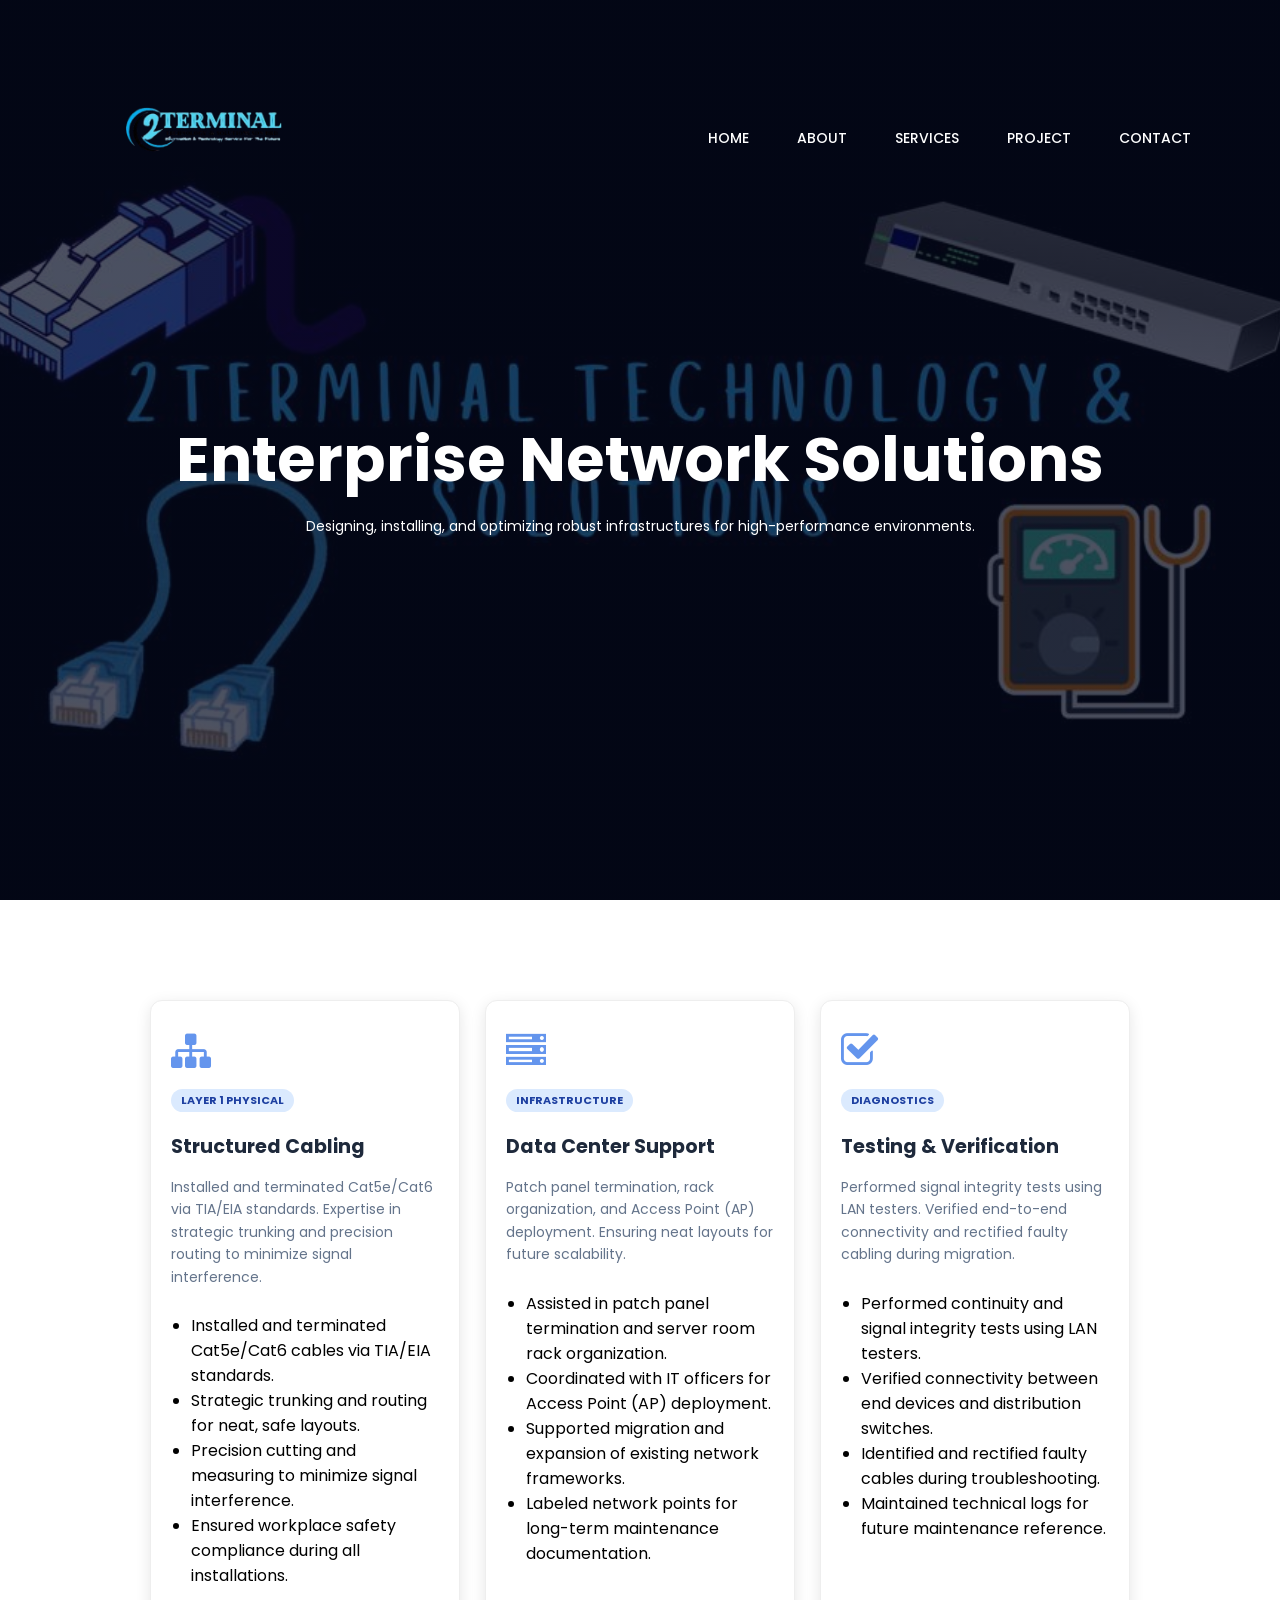
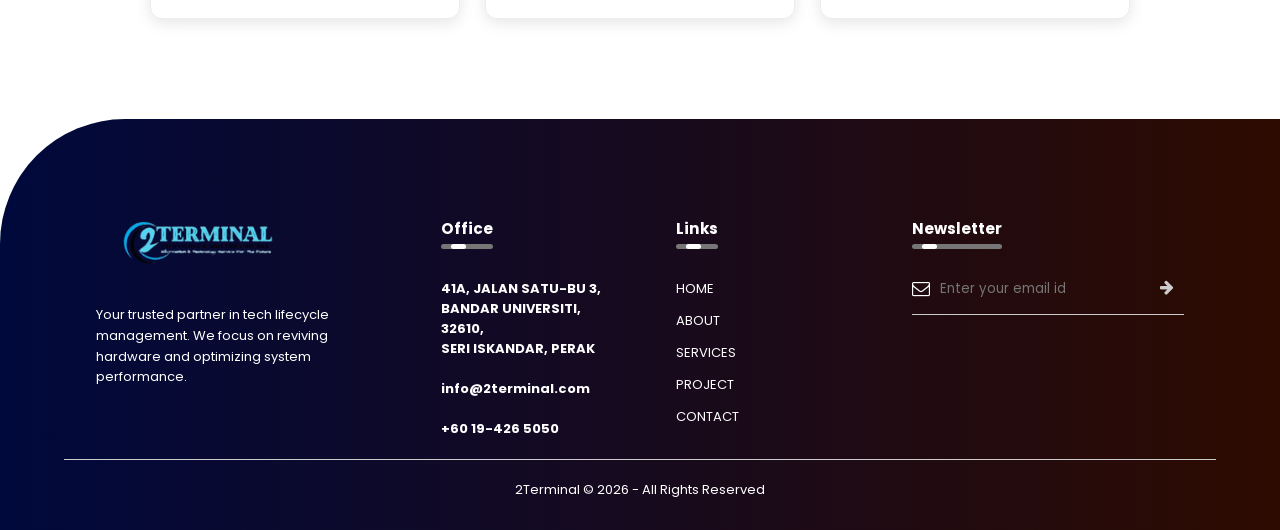
<file: network.html>
<!DOCTYPE html>
<html lang="en">
    <head>
        <meta name="viewport" content="width=device-width, initial-scale=1.0">
    <title>Network infrastructure | Services</title>
    <link href="https://fonts.googleapis.com/css2?family=Poppins:wght@100;200;300;400;600;700&display=swap" rel="stylesheet">
    <link rel="stylesheet" href="https://stackpath.bootstrapcdn.com/font-awesome/4.7.0/css/font-awesome.min.css">
    <link rel="stylesheet" href="style_baru.css">
    </head>

    <body>
       
        <section class="sub-header">
    <nav>
        <a href="index.html"><img src="logo.png" class="logo"></a>
        <div class="nav-links" id="navLinks">
            <i class="fa fa-times" onclick="hideMenu()"></i>
            <ul>
               <li><a href="index.html">HOME</a></li>
                <li><a href="aboutUs_baru.html">ABOUT</a></li>
                <li><a href="services_baru.html">SERVICES</a></li>
                <li><a href="project_baru.html">PROJECT</a></li>
                <li><a href="contactUs_baru.html">CONTACT</a></li>
            </ul>
        </div>
        <i class="fa fa-bars" onclick="showMenu()"></i>
    </nav>

    <div class="text-box">
        <h1>Enterprise Network Solutions</h1>
        <p>Designing, installing, and optimizing robust infrastructures for high-performance environments.</p>
       
    </div>
</section>

<!---------------SERVICES----------------------->

        <section class="services" id="services">
    
    
    <div class="row">
        <div class="service-col">
            <i class="fa fa-sitemap"></i>
            <div class="badge">Layer 1 Physical</div>
            <h3>Structured Cabling</h3>
            <p>Installed and terminated Cat5e/Cat6 via TIA/EIA standards. Expertise in strategic trunking and precision routing to minimize signal interference.</p>
            <br> 
            <ul>
                <li>Installed and terminated Cat5e/Cat6 cables via TIA/EIA standards.</li>
                <li>Strategic trunking and routing for neat, safe layouts.</li>
                <li>Precision cutting and measuring to minimize signal interference.</li>
                <li>Ensured workplace safety compliance during all installations.</li>
            </ul>
            
        </div>

        <div class="service-col">
            <i class="fa fa-server"></i>
            <div class="badge">Infrastructure</div>
            <h3>Data Center Support</h3>
            <p>Patch panel termination, rack organization, and Access Point (AP) deployment. Ensuring neat layouts for future scalability.</p>
            <br>
            <ul>
                <li>Assisted in patch panel termination and server room rack organization.</li>
                <li>Coordinated with IT officers for Access Point (AP) deployment.</li>
                <li>Supported migration and expansion of existing network frameworks.</li>
                <li>Labeled network points for long-term maintenance documentation.</li>
            </ul>
           
        </div>

        <div class="service-col">
            <i class="fa fa-check-square-o"></i>
            <div class="badge">Diagnostics</div>
            <h3>Testing & Verification</h3>
            <p>Performed signal integrity tests using LAN testers. Verified end-to-end connectivity and rectified faulty cabling during migration.</p>
            <br>
            <ul>
                <li>Performed continuity and signal integrity tests using LAN testers.</li>
                <li>Verified connectivity between end devices and distribution switches.</li>
                <li>Identified and rectified faulty cables during troubleshooting.</li>
                <li>Maintained technical logs for future maintenance reference.</li>
            </ul>
            
        </div>
    </div>
</section>



<!----------FOOTER_---------->    
    
<footer class="footer-main">
        <div class="footer-row">
            <div class="footer-col">
                <img src="logo.png" class="footer-logo">
                <p>Your trusted partner in tech lifecycle management. We focus on reviving hardware and optimizing system performance.</p>
            </div>
            <div class="footer-col">
                <h3>Office <div class="underline"><span></span></div></h3>
              
                <h4>41A, JALAN SATU-BU 3, BANDAR UNIVERSITI, 32610,<br> SERI ISKANDAR, PERAK</h4>
              <br>
                <h4 class="email-id">info@2terminal.com</h4>
                <br>
                <h4>+60 19-426 5050</h4>
            </div>
            <div class="footer-col">
                <h3>Links <div class="underline"><span></span></div></h3>
                <ul>
                    <li><a href="index.html">HOME</a></li>
                <li><a href="aboutUs_baru.html">ABOUT</a></li>
                <li><a href="services_baru.html">SERVICES</a></li>
                <li><a href="project_baru.html">PROJECT</a></li>
                <li><a href="contactUs_baru.html">CONTACT</a></li>
                </ul>
            </div>
            <div class="footer-col">
                <h3>Newsletter <div class="underline"><span></span></div></h3>
                <form>
                    <i class="fa fa-envelope-o"></i>
                    <input type="email" placeholder="Enter your email id" required>
                    <button type="submit"><i class="fa fa-arrow-right"></i></button>
                </form>
                <!----<div class="social-icons">
                    <i class="fa fa-facebook"></i>
                    <i class="fa fa-twitter"></i>
                    <i class="fa fa-whatsapp"></i>
                    <i class="fa fa-pinterest"></i>
                </div>---->
            </div>
        </div>
        <hr>
        <p class="copyright">2Terminal © 2026 - All Rights Reserved</p>
    </footer>

 <!------------FUNTION FOR MEDIA LAYOUT------------>   
    <script>
        var navLinks = document.getElementById("navLinks");
        function showMenu() { navLinks.style.right = "0"; }
        function hideMenu() { navLinks.style.right = "-200px"; }
    </script>

</body>

</html>
</file>
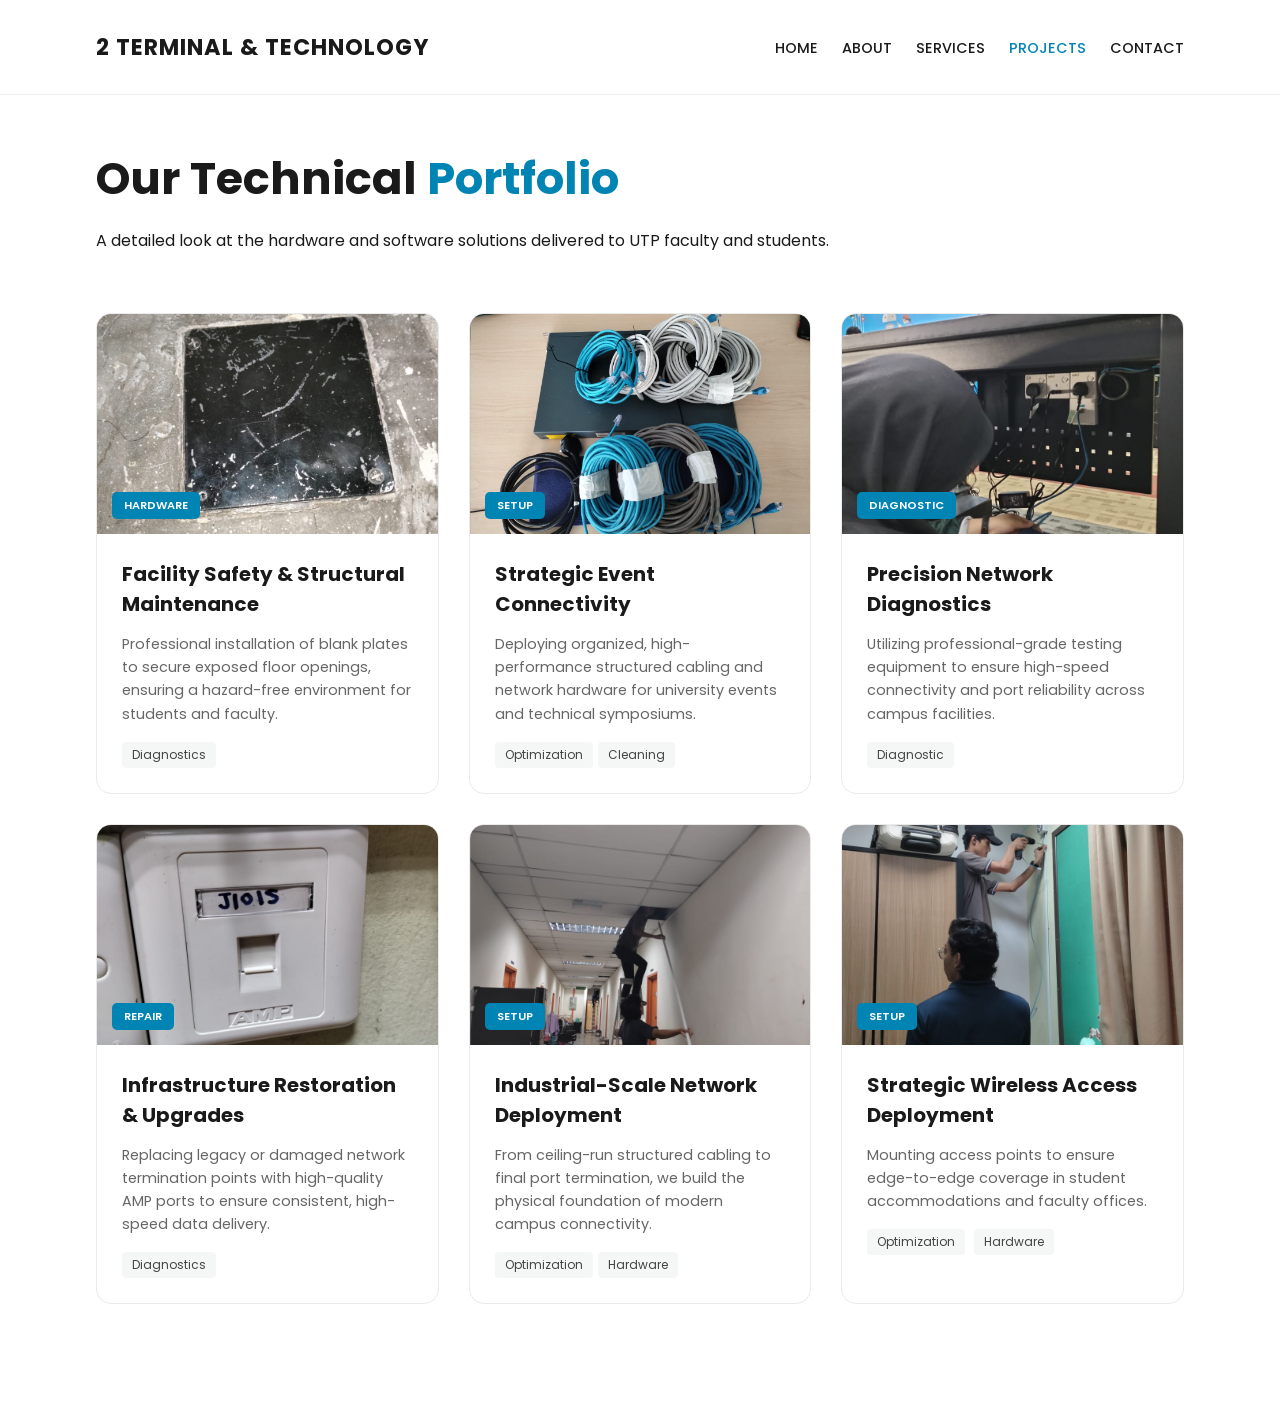
<file: project_baru.html>
<!DOCTYPE html>
<html lang="en">
<head>
    <meta charset="UTF-8">
    <meta name="viewport" content="width=device-width, initial-scale=1.0">
    <title>Projects | 2Terminal Technology</title>
    <link rel="stylesheet" href="style6.css">
    <link href="https://fonts.googleapis.com/css2?family=Poppins:wght@400;600;700&display=swap" rel="stylesheet">
</head>
<body>

    <header class="nav-minimal">
        <div class="container">
            <div class="logo">2 TERMINAL & TECHNOLOGY</div>
            <nav>
                <a href="index.html">HOME</a>
                <a href="aboutUs_baru.html">ABOUT</a>
                <a href="services_baru.html">SERVICES</a>
               <a href="#" class="active">PROJECTS</a>
                <a href="contactUs_baru.html">CONTACT</a>
                
            </nav>
        </div>
    </header>

    <main class="container">
        <section class="project-header">
            <h1>Our Technical <span class="blue-text">Portfolio</span></h1>
            <p>A detailed look at the hardware and software solutions delivered to UTP faculty and students.</p>
        </section>

        <div class="project-grid">
            <div class="project-card">
                <div class="project-img" style="background-image: url('BlankPlate.jpeg');">
                    <span class="tag">Hardware</span>
                </div>
                <div class="project-info">
                    <h3>Facility Safety & Structural Maintenance</h3>
                    <p>Professional installation of blank plates to secure exposed floor openings, ensuring a hazard-free environment for students and faculty.</p>
                    <div class="tech-tags">
                        <span>Diagnostics</span> 
                    </div>
                </div>
            </div>

            <div class="project-card">
                <div class="project-img" style="background-image: url('CableSetap.jpeg');">
                    <span class="tag">Setup</span>
                </div>
                <div class="project-info">
                    <h3>Strategic Event Connectivity</h3>
                    <p>Deploying organized, high-performance structured cabling and network hardware for university events and technical symposiums.</p>
                    <div class="tech-tags">
                        <span>Optimization</span><span>Cleaning</span>
                    </div>
                </div>
            </div>

            <div class="project-card">
                <div class="project-img" style="background-image: url('CheckPort.jpeg');">
                    <span class="tag">Diagnostic</span>
                </div>
                <div class="project-info">
                    <h3>Precision Network Diagnostics</h3>
                    <p>Utilizing professional-grade testing equipment to ensure high-speed connectivity and port reliability across campus facilities.</p>
                    <div class="tech-tags">
                        <span>Diagnostic</span> 
                    </div>
                </div>
            </div>

            <div class="project-card">
                <div class="project-img" style="background-image: url('NetworkPort.jpeg');">
                    <span class="tag">Repair</span>
                </div>
                <div class="project-info">
                    <h3>Infrastructure Restoration & Upgrades</h3>
                    <p>Replacing legacy or damaged network termination points with high-quality AMP ports to ensure consistent, high-speed data delivery.</p>
                    <div class="tech-tags">
                        <span>Diagnostics</span> 
                    </div>
                </div>
            </div>

            <div class="project-card">
                <div class="project-img" style="background-image: url('tarik_cabel.jpeg');">
                    <span class="tag">Setup</span>
                </div>
                <div class="project-info">
                    <h3>Industrial-Scale Network Deployment</h3>
                    <p>From ceiling-run structured cabling to final port termination, we build the physical foundation of modern campus connectivity.</p>
                    <div class="tech-tags">
                        <span>Optimization</span><span>Hardware</span>
                    </div>
                </div>
            </div>

            <div class="project-card">
                <div class="project-img" style="background-image: url('WifiBracket.jpeg');">
                    <span class="tag">Setup</span>
                </div>
                <div class="project-info">
                    <h3>Strategic Wireless Access Deployment</h3>
                    <p>Mounting access points to ensure edge-to-edge coverage in student accommodations and faculty offices.</p>
                    <div class="tech-tags">
                        <span>Optimization</span> <span>Hardware</span>
                    </div>
                </div>
            </div>
        </div>
    </main>

</body>

</html>
</file>
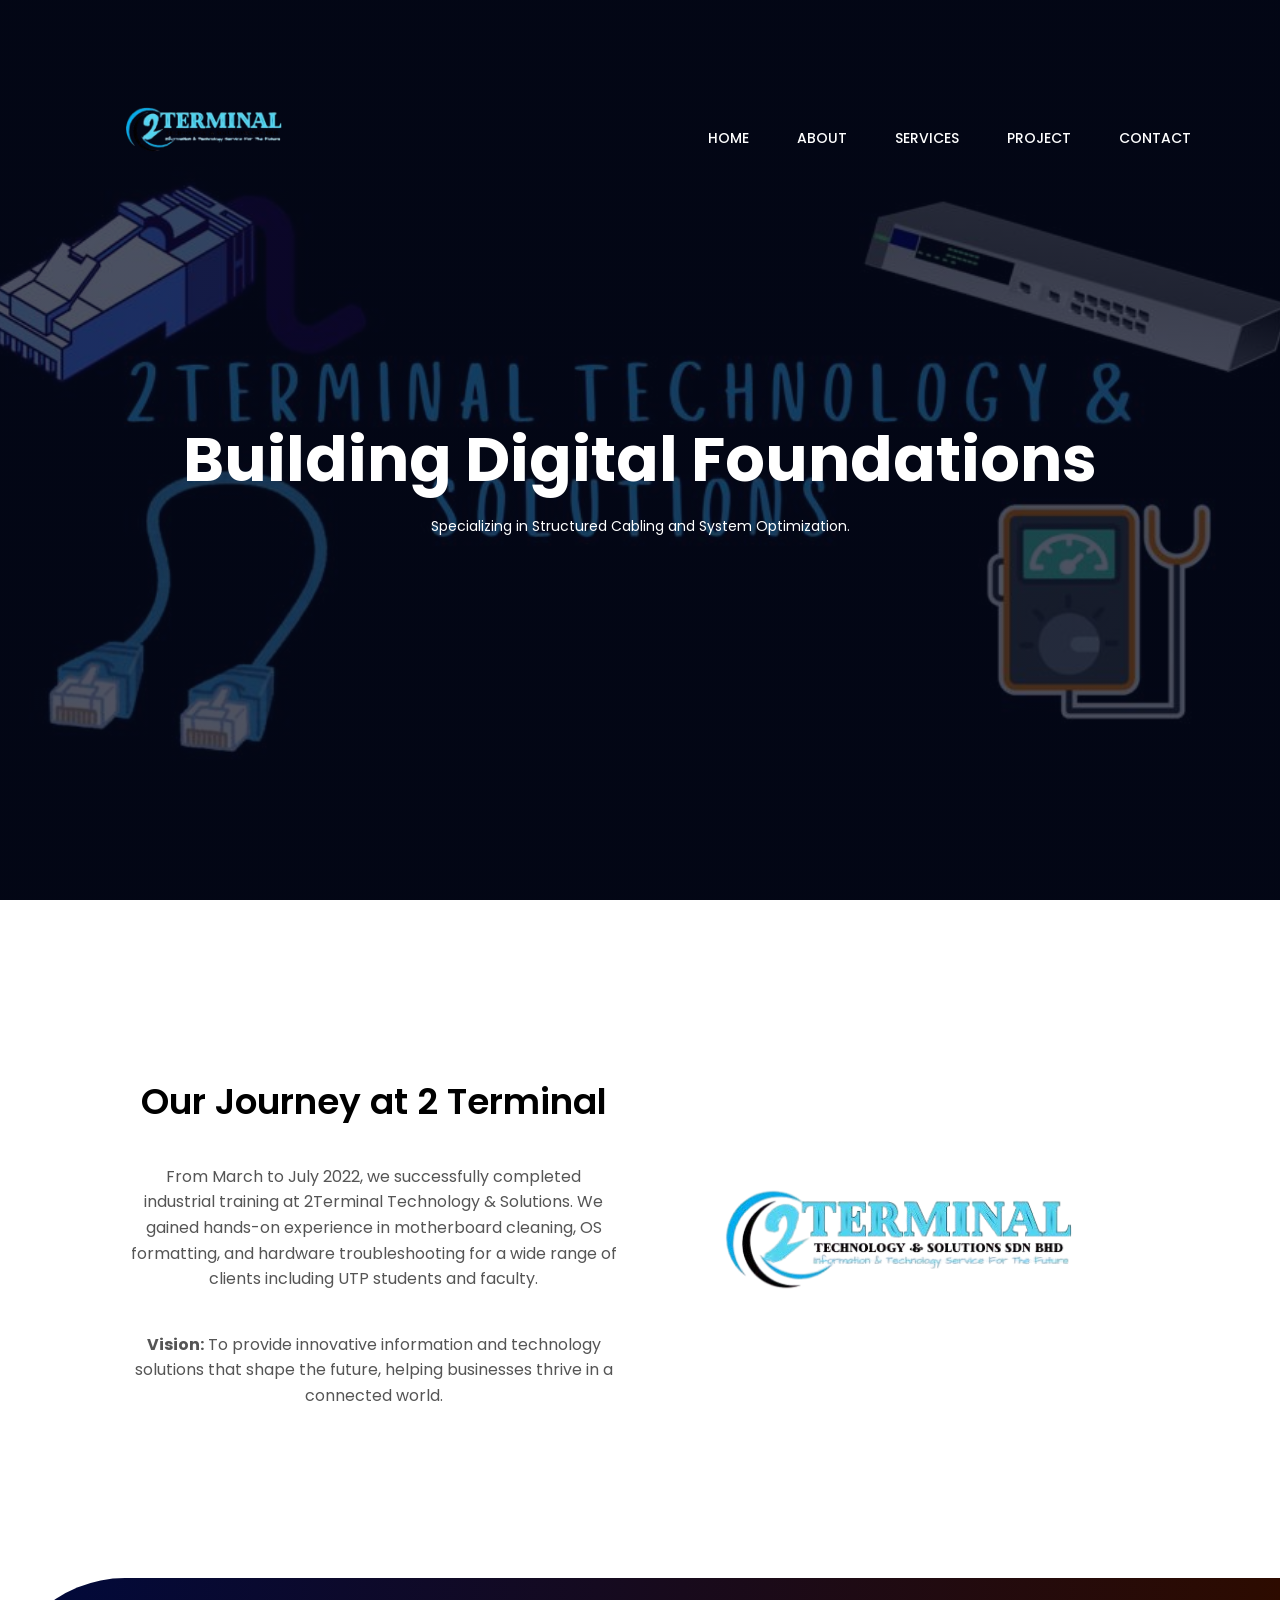
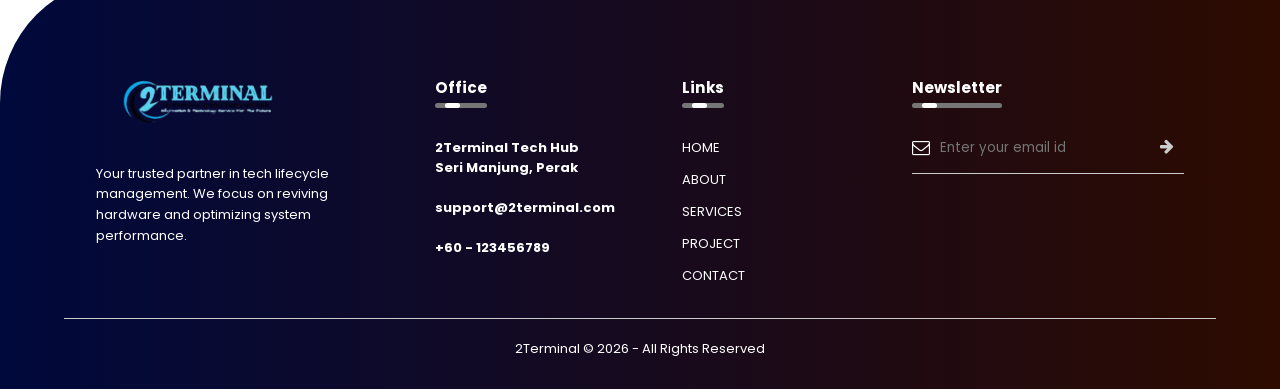
<file: 2Terminal website/aboutUs_baru.html>
<!DOCTYPE html>
<html lang="en">
<head>
    <meta name="viewport" content="width=device-width, initial-scale=1.0">
    <title>About Us | 2Terminal</title>
    <link href="https://fonts.googleapis.com/css2?family=Poppins:wght@100;200;300;400;600;700&display=swap" rel="stylesheet">
    <link rel="stylesheet" href="https://stackpath.bootstrapcdn.com/font-awesome/4.7.0/css/font-awesome.min.css">
    <link rel="stylesheet" href="style_baru.css">
</head>
<body>
    <section class="sub-header">
    <nav>
        <a href="index_baru.html"><img src="logo.png" class="logo"></a>
        <div class="nav-links" id="navLinks">
            <i class="fa fa-times" onclick="hideMenu()"></i>
            <ul>
                <li><a href="index_baru.html">HOME</a></li>
                <li><a href="aboutUs_baru.html">ABOUT</a></li>
                <li><a href="services_baru.html">SERVICES</a></li>
                <li><a href="project_baru.html">PROJECT</a></li>
                <li><a href="contactUs_baru.html">CONTACT</a></li>
            </ul>
        </div>
        <i class="fa fa-bars" onclick="showMenu()"></i>
    </nav>

    <div class="text-box">
        <h1>Building Digital Foundations</h1>
        <p>Specializing in Structured Cabling and System Optimization.</p>
       
        
</section>

    <section class="about-us">
    <div class="about-row">
        <div class="about-col">
            <h1>Our Journey at 2 Terminal</h1>
            <p>From March to July 2022, we successfully completed industrial training at 2Terminal Technology & Solutions. We gained hands-on experience in motherboard cleaning, OS formatting, and hardware troubleshooting for a wide range of clients including UTP students and faculty.


            <p><strong>Vision:</strong> To provide innovative information and technology solutions that shape the future, helping businesses thrive in a connected world.</p>

        </div>
        
        <div class="about-col">
            <img src="logo.png"> </div>
    </div>
</section>

 <!----------FOOTER_---------->    
    
<footer class="footer-main">
        <div class="footer-row">
            <div class="footer-col">
                <img src="logo.png" class="footer-logo">
                <p>Your trusted partner in tech lifecycle management. We focus on reviving hardware and optimizing system performance.</p>
            </div>
            <div class="footer-col">
                <h3>Office <div class="underline"><span></span></div></h3>
              
                <h4>2Terminal Tech Hub</h4>
              
                <h4>Seri Manjung, Perak</h>
                <br><br>
                <h4 class="email-id">support@2terminal.com</h4>
                <br>
                <h4>+60 - 123456789</h4>
            </div>
            <div class="footer-col">
                <h3>Links <div class="underline"><span></span></div></h3>
                <ul>
                    <li><a href="index_baru.html">HOME</a></li>
                <li><a href="aboutUs_baru.html">ABOUT</a></li>
                <li><a href="services_baru.html">SERVICES</a></li>
                <li><a href="project_baru.html">PROJECT</a></li>
                <li><a href="contactUs_baru.html">CONTACT</a></li>
                </ul>
            </div>
            <div class="footer-col">
                <h3>Newsletter <div class="underline"><span></span></div></h3>
                <form>
                    <i class="fa fa-envelope-o"></i>
                    <input type="email" placeholder="Enter your email id" required>
                    <button type="submit"><i class="fa fa-arrow-right"></i></button>
                </form>
                <!----<div class="social-icons">
                    <i class="fa fa-facebook"></i>
                    <i class="fa fa-twitter"></i>
                    <i class="fa fa-whatsapp"></i>
                    <i class="fa fa-pinterest"></i>
                </div>---->
            </div>
        </div>
        <hr>
        <p class="copyright">2Terminal © 2026 - All Rights Reserved</p>
    </footer>

   <!------------FUNTION FOR MEDIA LAYOUT------------>  
    <script>
        var navLinks = document.getElementById("navLinks");
        function showMenu() { navLinks.style.right = "0"; }
        function hideMenu() { navLinks.style.right = "-200px"; }
    </script>
</body>
</html>
</file>
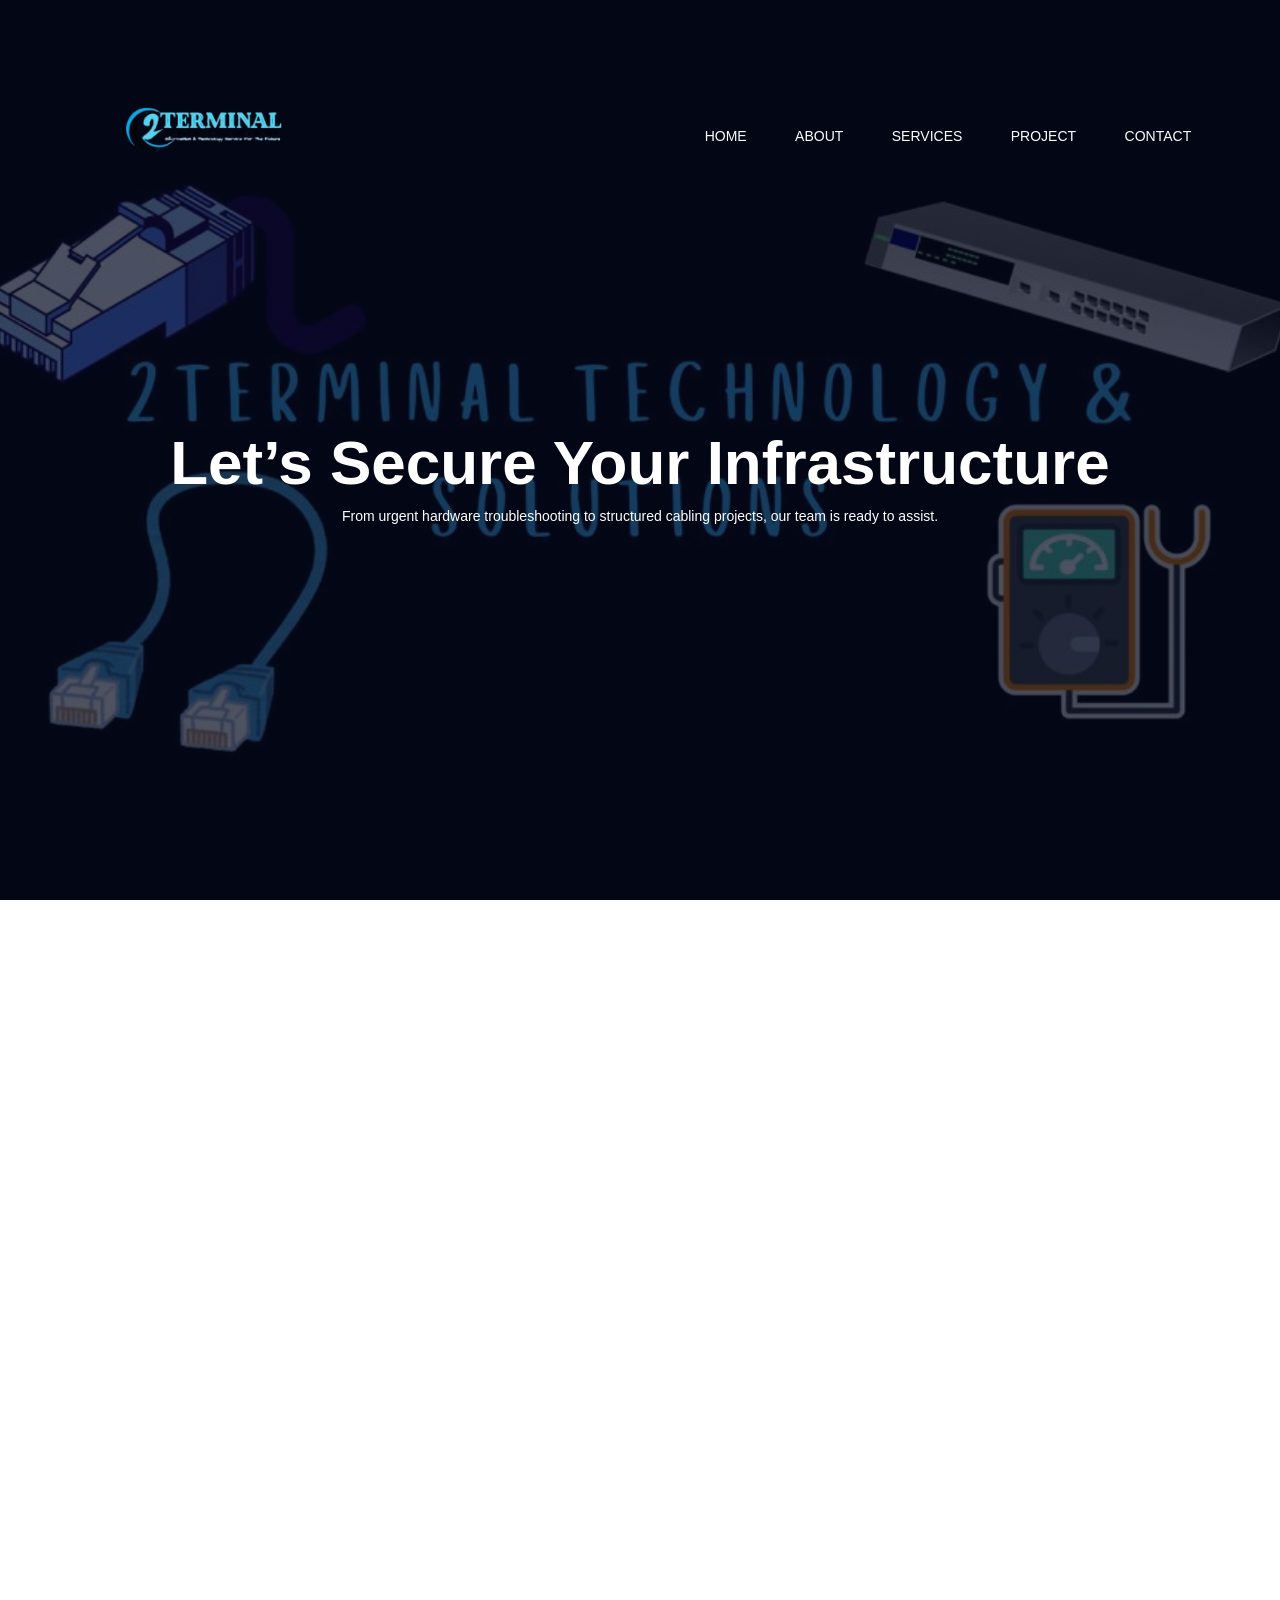
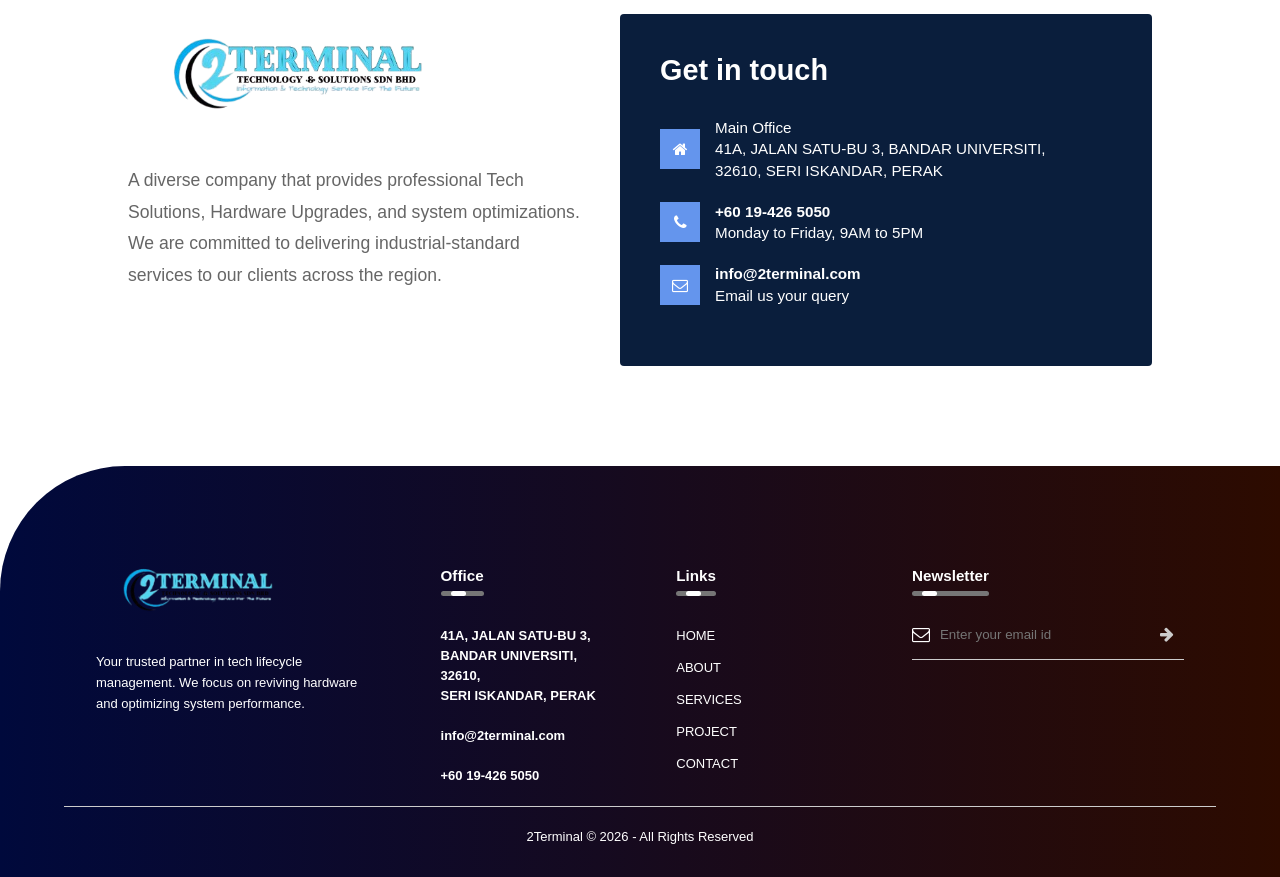
<file: 2Terminal website/contactUs_baru.html>
<!DOCTYPE html>
<html>
<head>
    <meta name="viewport" content="width=device-width, initial-scale=1.0">
    <title>Contact Us | 2Terminal</title>
    <link rel="stylesheet" href="style_baru.css">
    <link rel="stylesheet" href="https://stackpath.bootstrapcdn.com/font-awesome/4.7.0/css/font-awesome.min.css">
</head>
<body>
    <section class="sub-header">
    <nav>
        <a href="index_baru.html"><img src="logo.png" class="logo"></a>
        <div class="nav-links" id="navLinks">
            <i class="fa fa-times" onclick="hideMenu()"></i>
            <ul>
                <li><a href="index_baru.html">HOME</a></li>
                <li><a href="aboutUs_baru.html">ABOUT</a></li>
                <li><a href="services_baru.html">SERVICES</a></li>
                <li><a href="project_baru.html">PROJECT</a></li>
                <li><a href="contactUs_baru.html">CONTACT</a></li>
            </ul>
        </div>
        <i class="fa fa-bars" onclick="showMenu()"></i>
    </nav>

    <div class="text-box">
        <h1>Let’s Secure Your Infrastructure</h1>
        <p>From urgent hardware troubleshooting to  structured cabling projects, our team is ready to assist.</p>
       
    </div>
</section>


   <section class="location">

   <iframe src="https://www.google.com/maps/embed?pb=!1m18!1m12!1m3!1d3978.2682332533295!2d100.96925317447216!3d4.360723244512083!2m3!1f0!2f0!3f0!3m2!1i1024!2i768!4f13.1!3m3!1m2!1s0x31cae16b91c32167%3A0xfd8455eb3d029b67!2sWarung%20Cha%20%5BHQ%5D!5e0!3m2!1sen!2smy!4v1770218018618!5m2!1sen!2smy" 
   width="600" height="450" style="border:0;" allowfullscreen="" loading="lazy" referrerpolicy="no-referrer-when-downgrade"></iframe>
   </section>



    <!---<section>
        <div class="row">
            <div class="contact-col">
                <div><i class="fa fa-home"></i><span><h5>Main Office, GF-Block K1</h5><p>UTP, Seri Iskandar, Perak</p></span></div>
                <div><i class="fa fa-home"></i><span><h5>Vendor Office, GF-Block K1</h5><p>UTP, Seri Iskandar, Perak</p></span></div>
                <div><i class="fa fa-phone"></i><span><h5>+60 123456789</h5><p>Monday to Friday, 9AM to 5PM</p></span></div>
                <div>
                <i class="fa fa-envelope-o"></i>
                <span>
                    <h5>info@2terminal.com</h5>
                    <p>Email us your query</p>
                    
                </span>
            </div>
            </div>
            <div class="contact-col">
                <form>
                    <input type="text" placeholder="Enter Name" required>
                    <input type="email" placeholder="Enter Email" required>
                    <textarea rows="8" placeholder="Message" required></textarea>
                    <button type="submit" class="hero-btn red-btn">SEND MESSAGE</button>
                </form>
            </div>
        </div>
    </section>--->
    

    <section class="contact-main">
    <div class="contact-container">
        
        <div class="company-info">
            <img src="logo.png" alt="2Terminal Logo" class="contact-logo">
            <p>
                A diverse company that provides professional Tech Solutions, Hardware Upgrades, 
                and system optimizations. We are committed to delivering industrial-standard 
                services to our clients across the region.
            </p>
        </div>

        <div class="get-in-touch-card">
            <h2>Get in touch</h2>

            <div class="contact-item">
                <div class="icon-square"><i class="fa fa-home"></i></div>
                <div class="text-content">
                    <p>Main Office<br>
                        41A, JALAN SATU-BU 3, BANDAR UNIVERSITI,<br> 32610, SERI ISKANDAR, PERAK
                </p>
                </div>
            </div>

            <div class="contact-item">
                <div class="icon-square"><i class="fa fa-phone"></i></div>
                <div class="text-content">
            <strong>+60 19-426 5050</strong><br>
                    Monday to Friday, 9AM to 5PM
                </div>
            </div>

            <div class="contact-item">
                <div class="icon-square"><i class="fa fa-envelope-o"></i></div>
                <div class="text-content">
                    <strong>info@2terminal.com</strong><br>
                    Email us your query
                </div>
            </div>
        </div>

    </div>
</section>


    <!----------FOOTER_---------->    
    
<footer class="footer-main">
        <div class="footer-row">
            <div class="footer-col">
                <img src="logo.png" class="footer-logo">
                <p>Your trusted partner in tech lifecycle management. We focus on reviving hardware and optimizing system performance.</p>
            </div>
            <div class="footer-col">
                <h3>Office <div class="underline"><span></span></div></h3>
              
                <h4>41A, JALAN SATU-BU 3, BANDAR UNIVERSITI, 32610,<br> SERI ISKANDAR, PERAK</h4>
              <br>
                <h4 class="email-id">info@2terminal.com</h4>
                <br>
                <h4>+60 19-426 5050</h4>
            </div>
            <div class="footer-col">
                <h3>Links <div class="underline"><span></span></div></h3>
                <ul>
                   <li><a href="index_baru.html">HOME</a></li>
                <li><a href="aboutUs_baru.html">ABOUT</a></li>
                <li><a href="services_baru.html">SERVICES</a></li>
                <li><a href="project_baru.html">PROJECT</a></li>
                <li><a href="contactUs_baru.html">CONTACT</a></li>
                </ul>
            </div>
            <div class="footer-col">
                <h3>Newsletter <div class="underline"><span></span></div></h3>
                <form>
                    <i class="fa fa-envelope-o"></i>
                    <input type="email" placeholder="Enter your email id" required>
                    <button type="submit"><i class="fa fa-arrow-right"></i></button>
                </form>
                <!----<div class="social-icons">
                    <i class="fa fa-facebook"></i>
                    <i class="fa fa-twitter"></i>
                    <i class="fa fa-whatsapp"></i>
                    <i class="fa fa-pinterest"></i>
                </div>---->
            </div>
        </div>
        <hr>
        <p class="copyright">2Terminal © 2026 - All Rights Reserved</p>
    </footer>

    

</body>
</html>
</file>
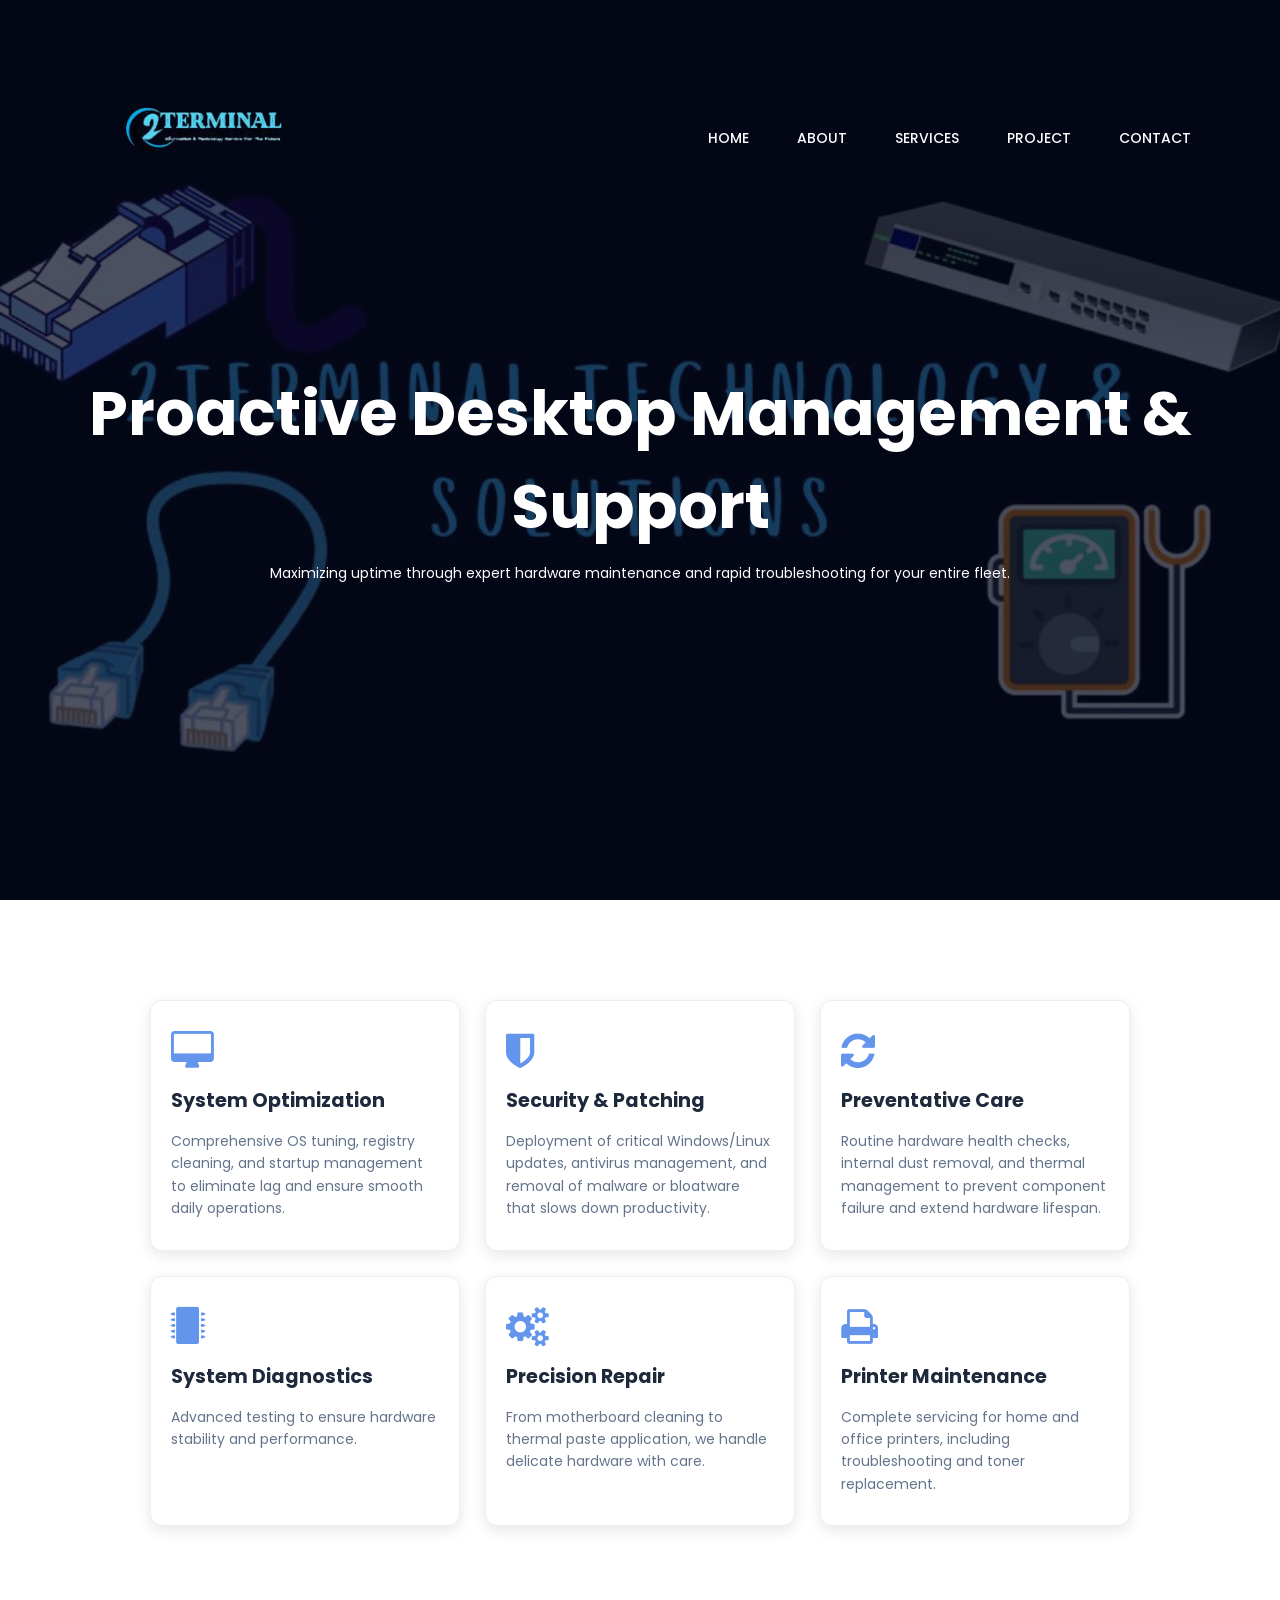
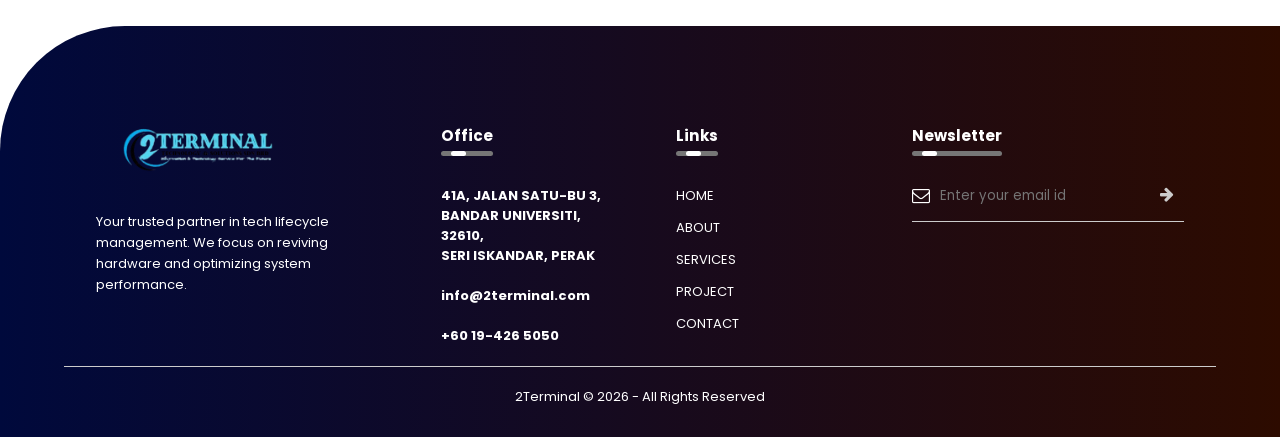
<file: 2Terminal website/dm.html>
<!DOCTYPE html>
<html lang="en">
    <head>
        <meta name="viewport" content="width=device-width, initial-scale=1.0">
    <title>Desktop Management | Services</title>
    <link href="https://fonts.googleapis.com/css2?family=Poppins:wght@100;200;300;400;600;700&display=swap" rel="stylesheet">
    <link rel="stylesheet" href="https://stackpath.bootstrapcdn.com/font-awesome/4.7.0/css/font-awesome.min.css">
    <link rel="stylesheet" href="style_baru.css">
    </head>

    <body>
       
        <section class="sub-header">
    <nav>
        <a href="index_baru.html"><img src="logo.png" class="logo"></a>
        <div class="nav-links" id="navLinks">
            <i class="fa fa-times" onclick="hideMenu()"></i>
            <ul>
                <li><a href="index_baru.html">HOME</a></li>
                <li><a href="aboutUs_baru.html">ABOUT</a></li>
                <li><a href="services_baru.html">SERVICES</a></li>
                <li><a href="project_baru.html">PROJECT</a></li>
                <li><a href="contactUs_baru.html">CONTACT</a></li>
            </ul>
        </div>
        <i class="fa fa-bars" onclick="showMenu()"></i>
    </nav>

    <div class="text-box">
        <h1>Proactive Desktop Management & Support</h1>
        <p>Maximizing uptime through expert hardware maintenance and rapid troubleshooting for your entire fleet.</p>
        
    </div>
</section>

<!---------------SERVICES----------------------->

       <section class="services" id="services">
        
    <div class="row">
        <div class="service-col">
            <i class="fa fa-desktop"></i>
            <h3>System Optimization</h3>
            <p>Comprehensive OS tuning, registry cleaning, and startup management to eliminate lag and ensure smooth daily operations.</p>
        </div>

        <div class="service-col">
            <i class="fa fa-shield"></i>
            <h3>Security & Patching</h3>
            <p>Deployment of critical Windows/Linux updates, antivirus management, and removal of malware or bloatware that slows down productivity.</p>
        </div>

        <div class="service-col">
            <i class="fa fa-refresh"></i>
            <h3>Preventative Care</h3>
            <p>Routine hardware health checks, internal dust removal, and thermal management to prevent component failure and extend hardware lifespan.</p>
        </div>
        <div class="service-col">
                <i class="fa fa-microchip"></i>
                <h3>System Diagnostics</h3>
                <p>Advanced testing to ensure hardware stability and performance.</p>
            </div>
            <div class="service-col">
                <i class="fa fa-cogs"></i>
                <h3>Precision Repair</h3>
                <p>From motherboard cleaning to thermal paste application, we handle delicate hardware with care.</p>
            </div>
            <div class="service-col">
                <i class="fa fa-print"></i>
                <h3>Printer Maintenance</h3>
                <p>Complete servicing for home and office printers, including troubleshooting and toner replacement.</p>
            </div>
    </div>
</section>


<!----------FOOTER_---------->    
    
<footer class="footer-main">
        <div class="footer-row">
            <div class="footer-col">
                <img src="logo.png" class="footer-logo">
                <p>Your trusted partner in tech lifecycle management. We focus on reviving hardware and optimizing system performance.</p>
            </div>
            <div class="footer-col">
                <h3>Office <div class="underline"><span></span></div></h3>
              
                <h4>41A, JALAN SATU-BU 3, BANDAR UNIVERSITI, 32610,<br> SERI ISKANDAR, PERAK</h4>
              <br>
                <h4 class="email-id">info@2terminal.com</h4>
                <br>
                <h4>+60 19-426 5050</h4>
            </div>
            <div class="footer-col">
                <h3>Links <div class="underline"><span></span></div></h3>
                <ul>
                   <li><a href="index_baru.html">HOME</a></li>
                <li><a href="aboutUs_baru.html">ABOUT</a></li>
                <li><a href="services_baru.html">SERVICES</a></li>
                <li><a href="project_baru.html">PROJECT</a></li>
                <li><a href="contactUs_baru.html">CONTACT</a></li>
                </ul>
            </div>
            <div class="footer-col">
                <h3>Newsletter <div class="underline"><span></span></div></h3>
                <form>
                    <i class="fa fa-envelope-o"></i>
                    <input type="email" placeholder="Enter your email id" required>
                    <button type="submit"><i class="fa fa-arrow-right"></i></button>
                </form>
                <!----<div class="social-icons">
                    <i class="fa fa-facebook"></i>
                    <i class="fa fa-twitter"></i>
                    <i class="fa fa-whatsapp"></i>
                    <i class="fa fa-pinterest"></i>
                </div>---->
            </div>
        </div>
        <hr>
        <p class="copyright">2Terminal © 2026 - All Rights Reserved</p>
    </footer>

 <!------------FUNTION FOR MEDIA LAYOUT------------>   
    <script>
        var navLinks = document.getElementById("navLinks");
        function showMenu() { navLinks.style.right = "0"; }
        function hideMenu() { navLinks.style.right = "-200px"; }
    </script>

</body>
</html>
</file>
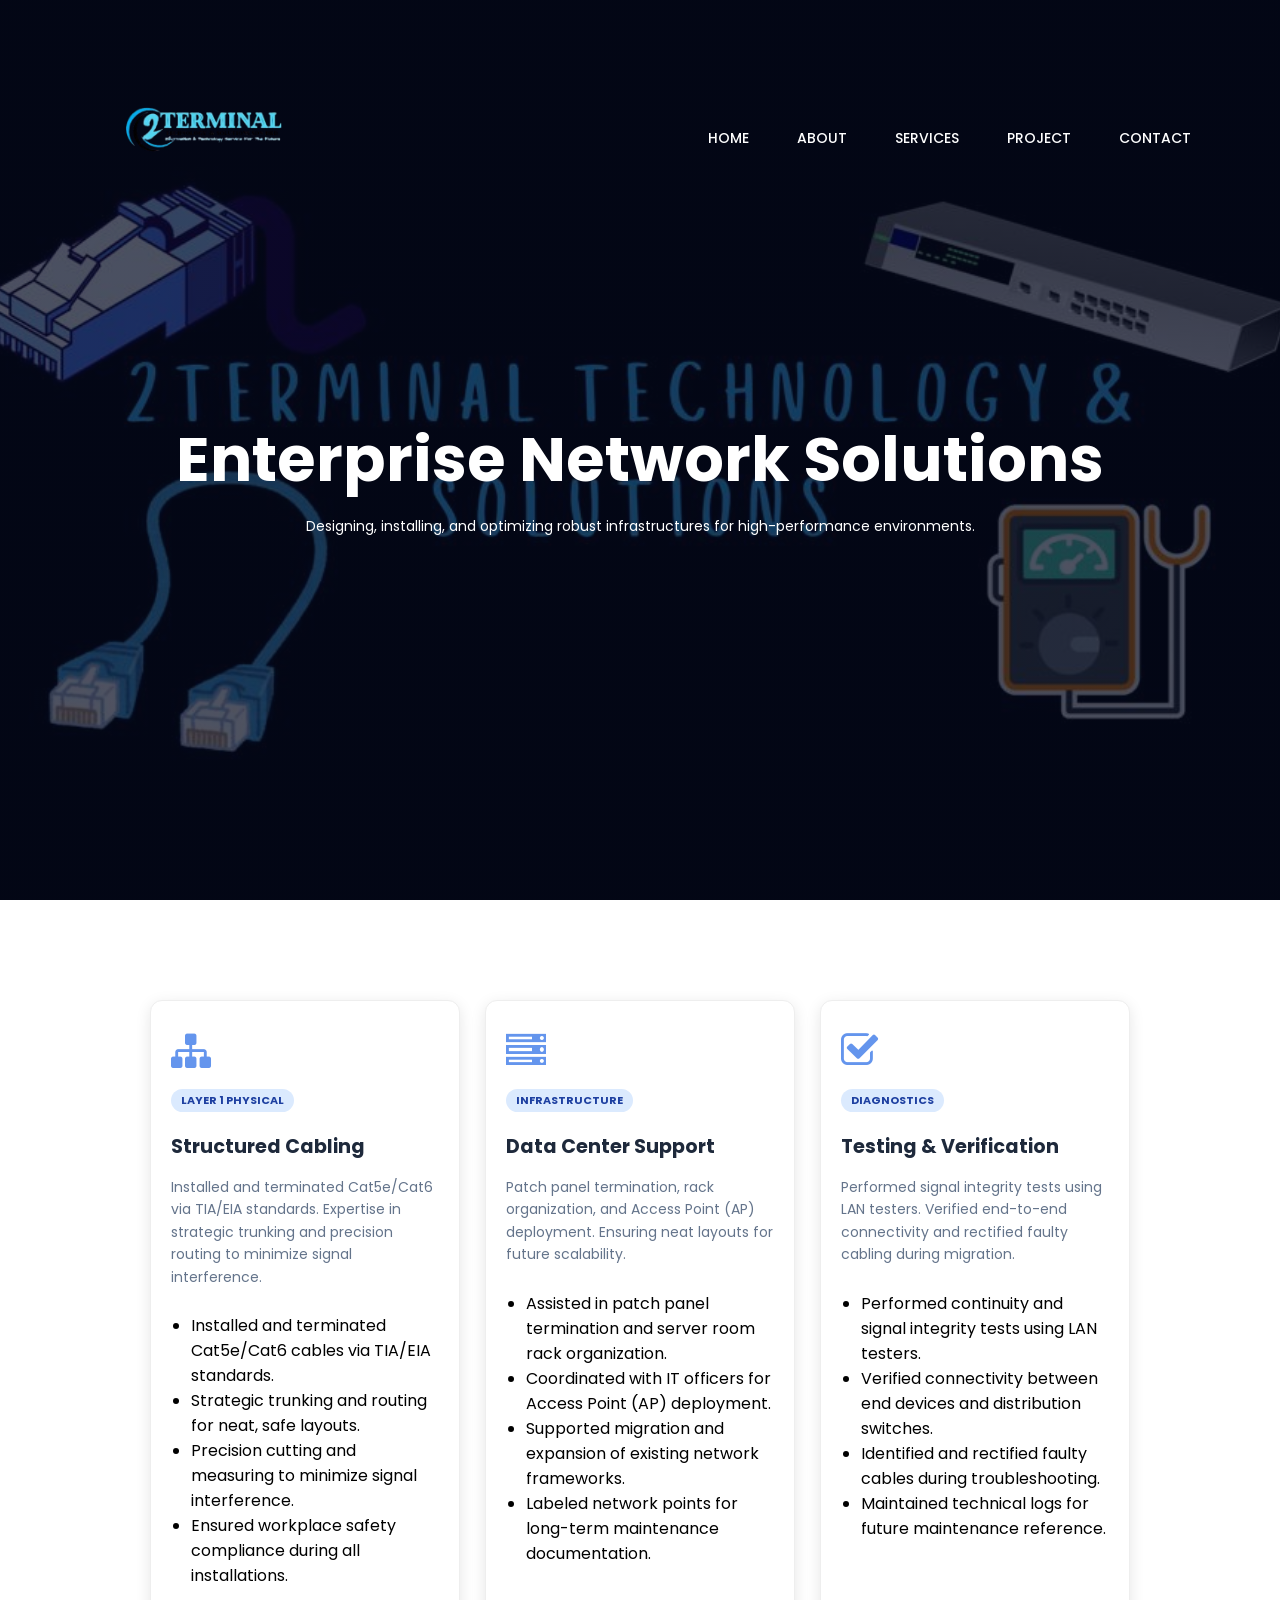
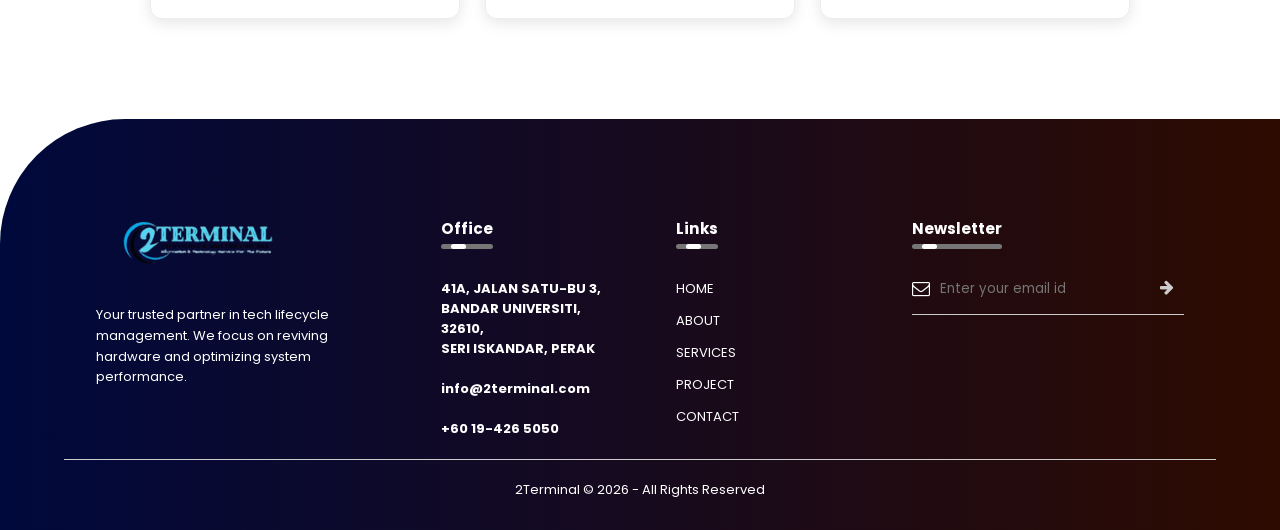
<file: 2Terminal website/network.html>
<!DOCTYPE html>
<html lang="en">
    <head>
        <meta name="viewport" content="width=device-width, initial-scale=1.0">
    <title>Network infrastructure | Services</title>
    <link href="https://fonts.googleapis.com/css2?family=Poppins:wght@100;200;300;400;600;700&display=swap" rel="stylesheet">
    <link rel="stylesheet" href="https://stackpath.bootstrapcdn.com/font-awesome/4.7.0/css/font-awesome.min.css">
    <link rel="stylesheet" href="style_baru.css">
    </head>

    <body>
       
        <section class="sub-header">
    <nav>
        <a href="index_baru.html"><img src="logo.png" class="logo"></a>
        <div class="nav-links" id="navLinks">
            <i class="fa fa-times" onclick="hideMenu()"></i>
            <ul>
               <li><a href="index_baru.html">HOME</a></li>
                <li><a href="aboutUs_baru.html">ABOUT</a></li>
                <li><a href="services_baru.html">SERVICES</a></li>
                <li><a href="project_baru.html">PROJECT</a></li>
                <li><a href="contactUs_baru.html">CONTACT</a></li>
            </ul>
        </div>
        <i class="fa fa-bars" onclick="showMenu()"></i>
    </nav>

    <div class="text-box">
        <h1>Enterprise Network Solutions</h1>
        <p>Designing, installing, and optimizing robust infrastructures for high-performance environments.</p>
       
    </div>
</section>

<!---------------SERVICES----------------------->

        <section class="services" id="services">
    
    
    <div class="row">
        <div class="service-col">
            <i class="fa fa-sitemap"></i>
            <div class="badge">Layer 1 Physical</div>
            <h3>Structured Cabling</h3>
            <p>Installed and terminated Cat5e/Cat6 via TIA/EIA standards. Expertise in strategic trunking and precision routing to minimize signal interference.</p>
            <br> 
            <ul>
                <li>Installed and terminated Cat5e/Cat6 cables via TIA/EIA standards.</li>
                <li>Strategic trunking and routing for neat, safe layouts.</li>
                <li>Precision cutting and measuring to minimize signal interference.</li>
                <li>Ensured workplace safety compliance during all installations.</li>
            </ul>
            
        </div>

        <div class="service-col">
            <i class="fa fa-server"></i>
            <div class="badge">Infrastructure</div>
            <h3>Data Center Support</h3>
            <p>Patch panel termination, rack organization, and Access Point (AP) deployment. Ensuring neat layouts for future scalability.</p>
            <br>
            <ul>
                <li>Assisted in patch panel termination and server room rack organization.</li>
                <li>Coordinated with IT officers for Access Point (AP) deployment.</li>
                <li>Supported migration and expansion of existing network frameworks.</li>
                <li>Labeled network points for long-term maintenance documentation.</li>
            </ul>
           
        </div>

        <div class="service-col">
            <i class="fa fa-check-square-o"></i>
            <div class="badge">Diagnostics</div>
            <h3>Testing & Verification</h3>
            <p>Performed signal integrity tests using LAN testers. Verified end-to-end connectivity and rectified faulty cabling during migration.</p>
            <br>
            <ul>
                <li>Performed continuity and signal integrity tests using LAN testers.</li>
                <li>Verified connectivity between end devices and distribution switches.</li>
                <li>Identified and rectified faulty cables during troubleshooting.</li>
                <li>Maintained technical logs for future maintenance reference.</li>
            </ul>
            
        </div>
    </div>
</section>



<!----------FOOTER_---------->    
    
<footer class="footer-main">
        <div class="footer-row">
            <div class="footer-col">
                <img src="logo.png" class="footer-logo">
                <p>Your trusted partner in tech lifecycle management. We focus on reviving hardware and optimizing system performance.</p>
            </div>
            <div class="footer-col">
                <h3>Office <div class="underline"><span></span></div></h3>
              
                <h4>41A, JALAN SATU-BU 3, BANDAR UNIVERSITI, 32610,<br> SERI ISKANDAR, PERAK</h4>
              <br>
                <h4 class="email-id">info@2terminal.com</h4>
                <br>
                <h4>+60 19-426 5050</h4>
            </div>
            <div class="footer-col">
                <h3>Links <div class="underline"><span></span></div></h3>
                <ul>
                    <li><a href="index_baru.html">HOME</a></li>
                <li><a href="aboutUs_baru.html">ABOUT</a></li>
                <li><a href="services_baru.html">SERVICES</a></li>
                <li><a href="project_baru.html">PROJECT</a></li>
                <li><a href="contactUs_baru.html">CONTACT</a></li>
                </ul>
            </div>
            <div class="footer-col">
                <h3>Newsletter <div class="underline"><span></span></div></h3>
                <form>
                    <i class="fa fa-envelope-o"></i>
                    <input type="email" placeholder="Enter your email id" required>
                    <button type="submit"><i class="fa fa-arrow-right"></i></button>
                </form>
                <!----<div class="social-icons">
                    <i class="fa fa-facebook"></i>
                    <i class="fa fa-twitter"></i>
                    <i class="fa fa-whatsapp"></i>
                    <i class="fa fa-pinterest"></i>
                </div>---->
            </div>
        </div>
        <hr>
        <p class="copyright">2Terminal © 2026 - All Rights Reserved</p>
    </footer>

 <!------------FUNTION FOR MEDIA LAYOUT------------>   
    <script>
        var navLinks = document.getElementById("navLinks");
        function showMenu() { navLinks.style.right = "0"; }
        function hideMenu() { navLinks.style.right = "-200px"; }
    </script>

</body>
</html>
</file>
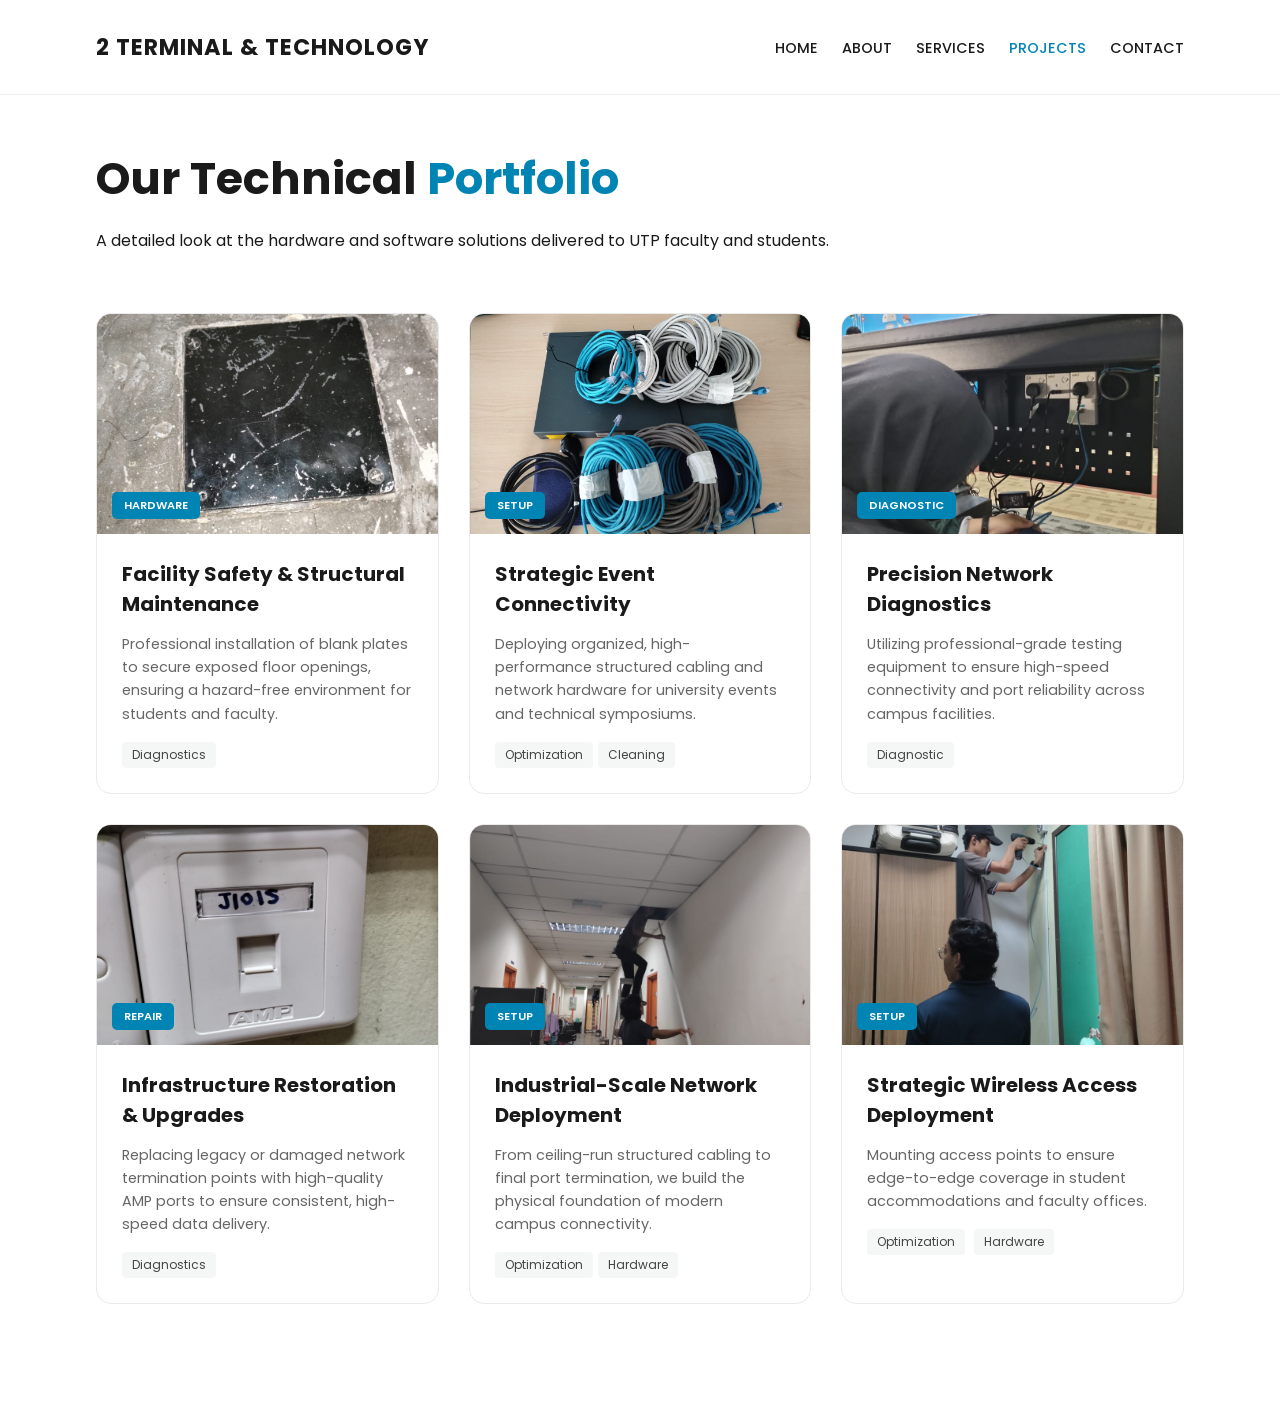
<file: 2Terminal website/project_baru.html>
<!DOCTYPE html>
<html lang="en">
<head>
    <meta charset="UTF-8">
    <meta name="viewport" content="width=device-width, initial-scale=1.0">
    <title>Projects | 2Terminal Technology</title>
    <link rel="stylesheet" href="style6.css">
    <link href="https://fonts.googleapis.com/css2?family=Poppins:wght@400;600;700&display=swap" rel="stylesheet">
</head>
<body>

    <header class="nav-minimal">
        <div class="container">
            <div class="logo">2 TERMINAL & TECHNOLOGY</div>
            <nav>
                <a href="index_baru.html">HOME</a>
                <a href="aboutUs_baru.html">ABOUT</a>
                <a href="services_baru.html">SERVICES</a>
               <a href="#" class="active">PROJECTS</a>
                <a href="contactUs_baru.html">CONTACT</a>
                
            </nav>
        </div>
    </header>

    <main class="container">
        <section class="project-header">
            <h1>Our Technical <span class="blue-text">Portfolio</span></h1>
            <p>A detailed look at the hardware and software solutions delivered to UTP faculty and students.</p>
        </section>

        <div class="project-grid">
            <div class="project-card">
                <div class="project-img" style="background-image: url('BlankPlate.jpeg');">
                    <span class="tag">Hardware</span>
                </div>
                <div class="project-info">
                    <h3>Facility Safety & Structural Maintenance</h3>
                    <p>Professional installation of blank plates to secure exposed floor openings, ensuring a hazard-free environment for students and faculty.</p>
                    <div class="tech-tags">
                        <span>Diagnostics</span> 
                    </div>
                </div>
            </div>

            <div class="project-card">
                <div class="project-img" style="background-image: url('CableSetap.jpeg');">
                    <span class="tag">Setup</span>
                </div>
                <div class="project-info">
                    <h3>Strategic Event Connectivity</h3>
                    <p>Deploying organized, high-performance structured cabling and network hardware for university events and technical symposiums.</p>
                    <div class="tech-tags">
                        <span>Optimization</span><span>Cleaning</span>
                    </div>
                </div>
            </div>

            <div class="project-card">
                <div class="project-img" style="background-image: url('CheckPort.jpeg');">
                    <span class="tag">Diagnostic</span>
                </div>
                <div class="project-info">
                    <h3>Precision Network Diagnostics</h3>
                    <p>Utilizing professional-grade testing equipment to ensure high-speed connectivity and port reliability across campus facilities.</p>
                    <div class="tech-tags">
                        <span>Diagnostic</span> 
                    </div>
                </div>
            </div>

            <div class="project-card">
                <div class="project-img" style="background-image: url('NetworkPort.jpeg');">
                    <span class="tag">Repair</span>
                </div>
                <div class="project-info">
                    <h3>Infrastructure Restoration & Upgrades</h3>
                    <p>Replacing legacy or damaged network termination points with high-quality AMP ports to ensure consistent, high-speed data delivery.</p>
                    <div class="tech-tags">
                        <span>Diagnostics</span> 
                    </div>
                </div>
            </div>

            <div class="project-card">
                <div class="project-img" style="background-image: url('tarik_cabel.jpeg');">
                    <span class="tag">Setup</span>
                </div>
                <div class="project-info">
                    <h3>Industrial-Scale Network Deployment</h3>
                    <p>From ceiling-run structured cabling to final port termination, we build the physical foundation of modern campus connectivity.</p>
                    <div class="tech-tags">
                        <span>Optimization</span><span>Hardware</span>
                    </div>
                </div>
            </div>

            <div class="project-card">
                <div class="project-img" style="background-image: url('WifiBracket.jpeg');">
                    <span class="tag">Setup</span>
                </div>
                <div class="project-info">
                    <h3>Strategic Wireless Access Deployment</h3>
                    <p>Mounting access points to ensure edge-to-edge coverage in student accommodations and faculty offices.</p>
                    <div class="tech-tags">
                        <span>Optimization</span> <span>Hardware</span>
                    </div>
                </div>
            </div>
        </div>
    </main>

</body>
</html>
</file>
<file: style_baru.css>
*{
    margin: 0;
    padding: 0;
    font-family: 'Poppins', sans-serif;
    box-sizing: border-box;
}

/* --- SUB-HEADER STYLES --- */
.sub-header {
    height: 100vh;
    width: 100%;
    /* Dark overlay makes white text readable */
    background-image: linear-gradient(rgba(4, 9, 30, 0.7), rgba(4, 9, 30, 0.7)), url(background_1.jpeg);
    background-position: center;
    background-size: cover;
    position: relative;
}

nav {
    display: flex;
    padding:-
    
    
    2% 6%;
    justify-content: space-between;
    align-items: center;
    position: absolute; /* Forces nav to the top layer */
    top: 0;
    width: 100%;
    z-index: 100;
}

nav a img{
    width: 220px;
    height: auto;
    cursor: pointer;
}

.nav-links ul li {
    list-style: none;
    display: inline-block;
    padding: 8px 12px;
}

.nav-links ul li a {
    color: #fff;
    text-decoration: none;
    font-size: 14px;
}

/* Moving the content down to avoid the logo */
.text-box {
    width: 90%;
    color: #fff;
    position: absolute;
    top: 55%; /* Changed to 55% to clear the logo space */
    left: 50%;
    transform: translate(-50%, -50%);
    text-align: center;
}

.text-box h1 {
    font-size: 62px;
}

.text-box p {
    margin: 10px 0 40px;
    font-size: 14px;
    color: #fff;
}

/* Button Function & Hover */
.hero-btn {
    display: inline-block;
    text-decoration: none;
    color: #fff;
    border: 1px solid #fff;
    padding: 12px 34px;
    font-size: 13px;
    background: transparent;
    position: relative;
    cursor: pointer;
    transition: 0.5s;
    z-index: 10;
}

.hero-btn:hover {
    border: 1px solid #4A90E2; /* Blue border */
    background: #4A90E2;       /* Blue background */
    color: #fff;
}


 /* --- SERVICES --- */
.services { width: 80%; margin: auto; text-align: center; padding-top: 80px; }
.row { margin-top: 5%; display: flex; justify-content: space-between; gap: 20px; margin-top: -50px; }
.service-col {
    flex-basis: 31%; background: #fff3f3; border-radius: 10px;
    padding: 40px 20px; transition: 0.5s; cursor: pointer;
}
.service-col:hover { box-shadow: 0 0 20px 0px rgba(0,0,0,0.2); }
.service-col .fa { font-size: 40px; color: cornflowerblue; margin-bottom: 15px; }

.service-btn {
    display: inline-block;
    margin-top: 20px;
    padding: 10px 20px;
    background-color: #4A90E2; /* Matching your blue icon color */
    color: white;
    text-decoration: none;
    border-radius: 5px;
    font-size: 14px;
    font-weight: bold;
    text-align: center;
   
    transition: background 0.3s ease;
}

/* --- PROCESS FLOW --- */
.process-section { width: 80%; margin: auto; text-align: center; padding: 80px 0; }
.process-container { display: flex; justify-content: space-between; margin-top: 50px; position: relative; }
.process-container::before {
    content: ''; position: absolute; top: 25px; left: 10%; width: 80%; height: 2px; background: #ccc; z-index: -1;
}
.process-step { flex-basis: 22%; background: #fff; }
.step-num {
    width: 50px; height: 50px; background: cornflowerblue; color: #fff; border-radius: 50%;
    display: flex; align-items: center; justify-content: center;
    font-weight: 600; margin: 0 auto 20px; border: 5px solid #fff;
}   

/* --- ANIMATED FOOTER --- */
.footer-main {
    width: 100%;
    background: linear-gradient(to right, #00093c, #2d0b00);
    color: #fff;
    padding: 100px 0 30px;
    border-top-left-radius: 125px;
    font-size: 13px;
    line-height: 20px;
}
.footer-row {
    width: 85%;
    margin: auto;
    display: flex;
    align-items: flex-start;
    justify-content: space-between;
}
.footer-col { flex-basis: 25%; padding: -10px; }
.footer-col:nth-child(2), .footer-col:nth-child(3) { flex-basis: 15%; }
.footer-col p{margin-top: -55px; line-height: 1.6;}
.footer-logo { width: 210px; margin-top: -75px; padding-bottom: -40px; }
.footer-col h3 { width: fit-content; margin-bottom: 40px; position: relative; }
.footer-col ul li { list-style: none; margin-bottom: 12px; }
.footer-col ul li a { color: #fff; text-decoration: none; }

.underline {
    width: 100%;
    height: 5px;
    background: #767676;
    border-radius: 3px;
    position: absolute;
    top: 25px;
    left: 0;
    overflow: hidden;
}
.underline span {
    width: 15px;
    height: 100%;
    background: #fff;
    border-radius: 3px;
    position: absolute;
    top: 0;
    left: 10px;
    animation: moving 2s linear infinite;
}
@keyframes moving {
    0% { left: -20px; }
    100% { left: 100%; }
}

form {
    padding-bottom: 15px;
    display: flex;
    align-items: center;
    justify-content: space-between;
    border-bottom: 1px solid #ccc;
    margin-bottom: 50px;
}
form .fa { font-size: 18px; margin-right: 10px; }
form input { width: 100%; background: transparent; color: #ccc; border: 0; outline: none; }
form button { background: transparent; border: 0; outline: none; cursor: pointer; }
form button .fa { font-size: 16px; color: #ccc; }

.social-icons .fa {
    width: 40px;
    height: 40px;
    border-radius: 50%;
    text-align: center;
    line-height: 40px;
    font-size: 20px;
    color: #000;
    background: #fff;
    margin-right: 15px;
    cursor: pointer;
}

hr { width: 90%; border: 0; border-bottom: 1px solid #ccc; margin: 20px auto; }
.copyright { text-align: center; }

/* --- RESPONSIVE --- */
@media(max-width: 700px) {
    .text-box h1 { font-size: 20px; }
    .nav-links ul li { display: block; }
    .nav-links {
        position: fixed;
        background: #f44336;
        height: 100vh;
        width: 200px;
        top: 0;
        right: -200px;
        text-align: left;
        z-index: 2;
        transition: 1s;
    }
    nav .fa { display: block; color: #fff; margin: 10px; font-size: 22px; cursor: pointer; }
    .row, .footer-row { flex-direction: column; }
    .footer-col { margin-bottom: 40px; }
}


/*-----button untuk phone------*/
nav .fa {
    display: none;
}
@media(max-width: 700px) {
    nav .fa {
        display: block;
        color: #fff;
        margin: 10px;
        font-size: 22px;
        cursor: pointer;
    }
}


/* --- ABOUT US PAGE CONTENT --- */
/* The main container for the section */
.about-us {
    width: 80%;
    margin: auto;
    padding-top: 80px; /* Positive value for spacing */
    padding-bottom: 50px;
}

/* The row container that holds both the text and the image */
.about-row {
    display: flex;
    justify-content: space-between;
    align-items: center;
    flex-wrap: wrap; /* Helps with mobile responsiveness */
}

/* The columns (one for text, one for the image) */
.about-col {
    flex-basis: 48%; /* Text and image take up roughly half the width */
    padding: 30px 2px;
}

.about-col img {
    width: 100%; /* Fits perfectly inside its half of the screen */
    display: block;
    border-radius: 10px; /* Adds a professional soft edge */
}

.about-col h1 {
    font-size: 36px;
    font-weight: 600;
    margin-bottom: 20px;
}

.about-col p {
    padding: 15px 0 25px;
    line-height: 1.6; /* Improves readability */
    color: #555;
}

/* --- CONTACT PAGE --- */
.contact-col { flex-basis: 48%; text-align: right; }
.contact-col div { display: flex; align-items: center; margin-bottom: 40px; }
.contact-col div i { font-size: 28px; color: cornflowerblue; margin-right: 30px; }
.contact-col input, .contact-col textarea { width: 100%; padding: 15px; margin-bottom: 17px; outline: none; border: 1px solid #ccc; }
.location{
    width: 80%;
    margin: auto;
    padding: 80px 0;
}

.location iframe{
    width: 100%;
}


nav { display: flex; padding: 2% 6%; justify-content: space-between; align-items: center; }
nav img { width: 150px; }
.nav-links { flex: 1; text-align: right; }
.nav-links ul li { list-style: none; display: inline-block; padding: 8px 12px; }
.nav-links ul li a { color: #fff; text-decoration: none; font-size: 14px; }
.nav-links ul li::after { content: ''; width: 0%; height: 2px; background: cornflowerblue; display: block; margin: auto; transition: 0.5s; }
.nav-links ul li:hover::after { width: 100%; }

/* --- SECTIONS --- */
section { padding: 80px 0; width: 80%; margin: auto; text-align: center; }
.row { display: flex; justify-content: space-between; gap: 20px; margin-top: 5%; }

/* Container for the whole section */
.contact-main {
    padding: -60px;
    background-color: #fff;
    text-align: left;

}

.contact-container {
    display: flex;
    justify-content: space-between;
    align-items: flex-start;
    gap: 40px;
    padding: 20px 0;
}

/* Left side styling */
.company-info {
    flex: 1;
}

.contact-logo {
    max-width: 350px;
    margin-bottom:-98px;
    margin-top: -105px;
   
    
}

.company-info p {
    color: #666;
    line-height: 1.8;
    font-size: 1.1rem;
   
}

/* Right side Blue Box styling */
.get-in-touch-card {
    flex: 1;
    background-color: #0a1e3c; /* Dark blue from your first image */
    color: white;
    padding: 40px;
    border-radius: 4px;
}

.get-in-touch-card h2 {
    margin-bottom: 30px;
    font-size: 1.8rem;
}

.contact-item {
    display: flex;
    align-items: center;
    margin-bottom: 20px;
}

/* Blue Icon Box */
.icon-square {
    background-color: cornflowerblue; 
    width: 40px;
    height: 40px;
    display: flex;
    justify-content: center;
    align-items: center;
    margin-right: 15px;
    flex-shrink: 0;
}

.text-content {
    font-size: 0.95rem;
    line-height: 1.4;
    margin-right: 5px;
}

.text-content strong{
    margin-right: 5px;
}



/* Container for the whole section */
.features-section {
    width: 85%;
    margin: auto;
    text-align: center;
    padding: 60px 0;
}

.features-section h1 {
    font-size: 36px;
    font-weight: 700;
    margin-bottom: 10px;
}

.features-section p {
    color: #555;
    margin-bottom: 40px; /* Gap below the main subtitle */
}

/* The Row holding the cards */
.features-row {
    display: flex;
    justify-content: center; /* Centers the cards horizontally */
    gap: 30px;              /* Creates the gap between the two cards */
    flex-wrap: wrap;
}

/* Individual Card Styling */
.feature-box {
    flex: 1;
    min-width: 300px;
    max-width: 450px;
    padding: 50px 40px;
    border-radius: 10px;
    text-align: left;
    color: #fff;
    box-shadow: 0 10px 25px rgba(0,0,0,0.1);
}

.feature-box h2 {
    font-size: 28px;
    margin-bottom: 20px;
}

.feature-box p {
    color: #eee;
    font-size: 15px;
    line-height: 1.6;
    margin-bottom: 35px; /* GAP: This creates space between sentence and button */
}

/* Specific Card Colors */
.blue-bg {
    background: #003366; /* Dark blue like the picture */
}

.red-bg {
    background: #e62e2e; /* Red like the picture */
}

/* Button Styling */
.btn-white {
    display: inline-block;
    text-decoration: none;
    background: #fff;
    color: #333;
    padding: 12px 30px;
    border-radius: 5px;
    font-weight: 600;
    font-size: 14px;
    transition: 0.3s;
}

.btn-white:hover {
    background: #f0f0f0;
    transform: translateY(-3px); /* Subtle lift effect */
}

/* Responsive: Stacks them on mobile */
@media (max-width: 768px) {
    .features-row {
        flex-direction: column;
        align-items: center;
    }
    .feature-box {
        width: 100%;
    }
}


/* Container for the grid */
        .container {
            max-width: 1200px;
            margin: auto;
            display: flex;
            gap: 30px; /* Space between cards */
            justify-content: center;
        }

        /* Individual Card Style */
        .card {
            flex: 1; /* Makes all cards equal width */
            background: transparent;
            display: flex;
            flex-direction: column;
        }

        /* Image Styling */
        .card img {
            width: 100%;
            height: 220px; /* Fixed height for uniformity */
            object-fit: cover; /* Prevents stretching */
            border-bottom: 4px solid #005689; /* Optional accent line */
        }

        /* Heading Style */
        .card h2 {
            color: #31668a; /* The specific blue from the image */
            font-size: 1.4rem;
            margin: 20px 0 10px 0;
            font-weight: 700;
        }

        /* Paragraph Style */
        .card p {
            font-size: 1rem;
            line-height: 1.6;
            color: #555;
            margin: 0;
        }

        /* Responsive Design for Mobile */
        @media (max-width: 768px) {
            .container {
                flex-direction: column;
            }
            .card {
                margin-bottom: 30px;
            }
        }


/*-----------Service Page baru-------*?
  /* Main Section Wrapper */
.services-wrapper {
    max-width: 1100px;
    margin: -80px auto 50px auto; /* Overlaps the dark header */
    padding: 0 20px;
    position: relative;
    z-index: 5;
}

/* Grey Partition Bars */
.category-divider {
    background-color: #888;
    color: white;
    padding: 15px;
    text-align: center;
    font-size: 1.4rem;
    font-weight: bold;
    text-transform: capitalize;
    margin-top: 40px;
    border-radius: 4px 4px 0 0;
}

/* Card Layout */
.card-grid {
    display: flex;
    gap: 2px; /* Small gap to mimic the diagram sections */
    background-color: #ddd; /* Divider color between cards */
    margin-bottom: 20px;
}

.service-card {
    background: white;
    flex: 1;
    padding: 40px 20px;
    display: flex;
    flex-direction: column;
    align-items: center;
    text-align: center;
    transition: background 0.3s;
}

.service-card:hover { background-color: #f9f9f9; }

/* Icon Styling */
.service-card img {
    width: 80px;
    margin-bottom: 20px;
}

/* Text and Links */
.card-text h3 { color: #333; margin-bottom: 10px; font-size: 1.1rem; }
.card-text p { color: #666; font-size: 0.9rem; margin-bottom: 20px; line-height: 1.5; }

.learn-more {
    text-decoration: none;
    color: #b03a2e; /* Red theme from image */
    font-weight: bold;
    font-size: 0.8rem;
    text-transform: uppercase;
}
.learn-more span {
    border: 1px solid #b03a2e;
    border-radius: 50%;
    width: 18px;
    height: 18px;
    display: inline-flex;
    align-items: center;
    justify-content: center;
    margin-left: 5px;
}

/* Mobile Responsive */
@media (max-width: 768px) {
    .card-grid { flex-direction: column; }
    .services-wrapper { margin-top: -40px; }
}    


/*--------Blog Page---------*?

/* Main Container - Pulls cards up toward the header */
.services-container {
    display: flex;
    justify-content: center;
    gap: 20px;
    padding: 20px;
    max-width: 1200px;
    margin: -50px auto 50px auto; /* Negative margin moves cards UP into the header space */
    position: relative;
    z-index: 10;
}

/* Individual Card Styling */
.card {
    background: white;
    flex: 1;
    max-width: 350px;
    border-radius: 4px;
    overflow: hidden;
    box-shadow: 0 4px 15px rgba(0,0,0,0.1);
    display: flex;
    flex-direction: column;
}

.card img {
    width: 100%;
    height: 200px;
    object-fit: cover;
}

.card-body {
    padding: 25px;
    flex-grow: 1;
}

.card-body h3 {
    color: #b03a2e; /* Reddish title color */
    margin-bottom: 15px;
    font-size: 1.2rem;
}

.card-body p {
    color: #555;
    font-size: 0.95rem;
    line-height: 1.6;
    margin-bottom: 20px;
}

/* Learn More Link */
.learn-more {
    text-decoration: none;
    color: #b03a2e;
    font-weight: bold;
    font-size: 0.85rem;
    display: flex;
    align-items: center;
}

.learn-more span {
    margin-left: 5px;
    border: 1px solid #b03a2e;
    border-radius: 50%;
    width: 20px;
    height: 20px;
    display: inline-flex;
    align-items: center;
    justify-content: center;
}

/* Responsive for Mobile */
@media (max-width: 768px) {
    .services-container {
        flex-direction: column;
        align-items: center;
        margin-top: 20px;
    }
}

/*------Network Page------*/
 /* --- Services Section Styling --- */
.services {
    width: 85%;
    margin: auto;
    text-align: center;
    padding-top: 80px;
    font-family: 'Poppins', sans-serif;
}

.services h1 {
    font-size: 36px;
    font-weight: 600;
}

.row {
    margin-top: 5%;
    display: flex;
    justify-content: space-between;
    gap: 20px;
}

.service-col {
    flex-basis: 32%;
    background: #fff;
    border-radius: 12px;
    padding: 30px 20px;
    box-sizing: border-box;
    box-shadow: 0 4px 15px rgba(0,0,0,0.1);
    transition: 0.3s;
    border-top: 5px solid #1e40a1; /* Red accent matching your hero button */
    text-align: left;
}

.service-col:hover {
    transform: translateY(-10px);
    box-shadow: 0 8px 25px rgba(0,0,0,0.2);
}

.service-col i {
    font-size: 30px;
    color: #1e40a1;
    margin-bottom: 15px;
    display: block;
}

.service-col ul {
            padding-left: 20px;
            margin: 0;
        }

.service-col h3 {
    font-size: 1.2rem;
    margin: 15px 0;
    color: #1e293b;
}

.service-col p {
    font-size: 14px;
    color: #64748b;
    line-height: 1.6;
}

/* Badge Styling */
.badge {
    display: inline-block;
    background: #dbeafe;
    color: #1e40a1;
    padding: 3px 10px;
    border-radius: 15px;
    font-size: 11px;
    font-weight: 700;
    text-transform: uppercase;
    margin-bottom: 5px;
}

/* Mobile Responsive */
@media(max-width: 700px) {
    .row {
        flex-direction: column;
    }
    .service-col {
        margin-bottom: 25px;
    }
}

/*------DM Page---------*/
/* Container for the 6 cards */
.row {
    display: grid;
    /* This creates 3 equal columns on desktop */
    grid-template-columns: repeat(3, 1fr); 
    gap: 25px;
    width: 90%;
    margin: auto;
    padding: 20px 0;
}
/* Styling for icons to stand out */
.service-col i {
    font-size: 30px;
    margin-bottom: 10px;
    color: #1e40a1; /* Using your signature red */
}

/* Add a subtle hover effect for a professional feel */
.service-col {
    background: #ffffff;
    transition: 0.3s;
    border: 1px solid #eee;
}

.service-col:hover {
    background: #fffafa;
    border-color: #1e40a1;
    transform: scale(1.02);
}


/*-------Project page -------*/
.container { width: 85%; margin: 0 auto; }

.blue-text { color: var(--primary-blue); }

/* Header */
.nav-minimal { padding: 30px 0; border-bottom: 1px solid #eee; margin-bottom: 50px; }

.nav-minimal .container { display: flex; justify-content: space-between; align-items: center; }

.logo { font-weight: 700; font-size: 1.4rem; letter-spacing: 1px; }

nav a { text-decoration: none; color: var(--dark); margin-left: 20px; font-weight: 500; font-size: 0.9rem; }

nav a.active { color: var(--primary-blue); }

/* Grid */
.project-header { text-align: left; margin-bottom: 60px; }

.project-header h1 { font-size: 2.8rem; margin: 0; font-weight: 700; }

.project-grid {
    display: grid;
    grid-template-columns: repeat(auto-fit, minmax(300px, 1fr));
    gap: 30px;
    margin-bottom: 100px;
}

/* Card Styling */
.project-card {
    background: #fff;
    border: 1px solid #eaeaea;
    border-radius: 15px;
    overflow: hidden;
    transition: 0.3s ease;
}

.project-card:hover {
    transform: translateY(-10px);
    box-shadow: 0 20px 40px rgba(0,0,0,0.1);
    border-color: var(--primary-blue);
}

.project-img {
    height: 220px;
    background-color: #eee;
    background-size: cover;
    background-position: center;
    position: relative;
}

.tag {
    position: absolute;
    bottom: 15px;
    left: 15px;
    background: var(--primary-blue);
    color: white;
    padding: 5px 12px;
    font-size: 0.7rem;
    font-weight: 600;
    border-radius: 5px;
    text-transform: uppercase;
}

.project-info { padding: 25px; }

.project-info h3 { margin: 0 0 10px 0; font-size: 1.25rem; }

.project-info p { font-size: 0.9rem; color: #666; line-height: 1.6; }

.tech-tags { margin-top: 15px; }

.tech-tags span {
    display: inline-block;
    background: var(--light-gray);
    padding: 4px 10px;
    border-radius: 4px;
    font-size: 0.75rem;
    color: #444;
    margin-right: 5px;
}
</file>
<file: style6.css>
:root {
    --primary-blue: #0084b4;
    --dark: #1a1a1a;
    --light-gray: #f4f7f6;
}

body {
    font-family: 'Poppins', sans-serif;
    margin: 0;
    background-color: #fff;
    color: var(--dark);
}

.container { width: 85%; margin: 0 auto; }

.blue-text { color: var(--primary-blue); }

/* Header */
.nav-minimal { padding: 30px 0; border-bottom: 1px solid #eee; margin-bottom: 50px; }

.nav-minimal .container { display: flex; justify-content: space-between; align-items: center; }

.logo { font-weight: 700; font-size: 1.4rem; letter-spacing: 1px; }

nav a { text-decoration: none; color: var(--dark); margin-left: 20px; font-weight: 500; font-size: 0.9rem; }

nav a.active { color: var(--primary-blue); }

/* Grid */
.project-header { text-align: left; margin-bottom: 60px; }

.project-header h1 { font-size: 2.8rem; margin: 0; font-weight: 700; }

.project-grid {
    display: grid;
    grid-template-columns: repeat(auto-fit, minmax(300px, 1fr));
    gap: 30px;
    margin-bottom: 100px;
}

/* Card Styling */
.project-card {
    background: #fff;
    border: 1px solid #eaeaea;
    border-radius: 15px;
    overflow: hidden;
    transition: 0.3s ease;
}

.project-card:hover {
    transform: translateY(-10px);
    box-shadow: 0 20px 40px rgba(0,0,0,0.1);
    border-color: var(--primary-blue);
}

.project-img {
    height: 220px;
    background-color: #eee;
    background-size: cover;
    background-position: center;
    position: relative;
}

.tag {
    position: absolute;
    bottom: 15px;
    left: 15px;
    background: var(--primary-blue);
    color: white;
    padding: 5px 12px;
    font-size: 0.7rem;
    font-weight: 600;
    border-radius: 5px;
    text-transform: uppercase;
}

.project-info { padding: 25px; }

.project-info h3 { margin: 0 0 10px 0; font-size: 1.25rem; }

.project-info p { font-size: 0.9rem; color: #666; line-height: 1.6; }

.tech-tags { margin-top: 15px; }

.tech-tags span {
    display: inline-block;
    background: var(--light-gray);
    padding: 4px 10px;
    border-radius: 4px;
    font-size: 0.75rem;
    color: #444;
    margin-right: 5px;
}
</file>
<file: 2Terminal website/style_baru.css>
*{
    margin: 0;
    padding: 0;
    font-family: 'Poppins', sans-serif;
    box-sizing: border-box;
}

/* --- SUB-HEADER STYLES --- */
.sub-header {
    height: 100vh;
    width: 100%;
    /* Dark overlay makes white text readable */
    background-image: linear-gradient(rgba(4, 9, 30, 0.7), rgba(4, 9, 30, 0.7)), url(background_1.jpeg);
    background-position: center;
    background-size: cover;
    position: relative;
}

nav {
    display: flex;
    padding:-
    
    
    2% 6%;
    justify-content: space-between;
    align-items: center;
    position: absolute; /* Forces nav to the top layer */
    top: 0;
    width: 100%;
    z-index: 100;
}

nav a img{
    width: 220px;
    height: auto;
    cursor: pointer;
}

.nav-links ul li {
    list-style: none;
    display: inline-block;
    padding: 8px 12px;
}

.nav-links ul li a {
    color: #fff;
    text-decoration: none;
    font-size: 14px;
}

/* Moving the content down to avoid the logo */
.text-box {
    width: 90%;
    color: #fff;
    position: absolute;
    top: 55%; /* Changed to 55% to clear the logo space */
    left: 50%;
    transform: translate(-50%, -50%);
    text-align: center;
}

.text-box h1 {
    font-size: 62px;
}

.text-box p {
    margin: 10px 0 40px;
    font-size: 14px;
    color: #fff;
}

/* Button Function & Hover */
.hero-btn {
    display: inline-block;
    text-decoration: none;
    color: #fff;
    border: 1px solid #fff;
    padding: 12px 34px;
    font-size: 13px;
    background: transparent;
    position: relative;
    cursor: pointer;
    transition: 0.5s;
    z-index: 10;
}

.hero-btn:hover {
    border: 1px solid #4A90E2; /* Blue border */
    background: #4A90E2;       /* Blue background */
    color: #fff;
}


 /* --- SERVICES --- */
.services { width: 80%; margin: auto; text-align: center; padding-top: 80px; }
.row { margin-top: 5%; display: flex; justify-content: space-between; gap: 20px; margin-top: -50px; }
.service-col {
    flex-basis: 31%; background: #fff3f3; border-radius: 10px;
    padding: 40px 20px; transition: 0.5s; cursor: pointer;
}
.service-col:hover { box-shadow: 0 0 20px 0px rgba(0,0,0,0.2); }
.service-col .fa { font-size: 40px; color: cornflowerblue; margin-bottom: 15px; }

.service-btn {
    display: inline-block;
    margin-top: 20px;
    padding: 10px 20px;
    background-color: #4A90E2; /* Matching your blue icon color */
    color: white;
    text-decoration: none;
    border-radius: 5px;
    font-size: 14px;
    font-weight: bold;
    text-align: center;
   
    transition: background 0.3s ease;
}

/* --- PROCESS FLOW --- */
.process-section { width: 80%; margin: auto; text-align: center; padding: 80px 0; }
.process-container { display: flex; justify-content: space-between; margin-top: 50px; position: relative; }
.process-container::before {
    content: ''; position: absolute; top: 25px; left: 10%; width: 80%; height: 2px; background: #ccc; z-index: -1;
}
.process-step { flex-basis: 22%; background: #fff; }
.step-num {
    width: 50px; height: 50px; background: cornflowerblue; color: #fff; border-radius: 50%;
    display: flex; align-items: center; justify-content: center;
    font-weight: 600; margin: 0 auto 20px; border: 5px solid #fff;
}   

/* --- ANIMATED FOOTER --- */
.footer-main {
    width: 100%;
    background: linear-gradient(to right, #00093c, #2d0b00);
    color: #fff;
    padding: 100px 0 30px;
    border-top-left-radius: 125px;
    font-size: 13px;
    line-height: 20px;
}
.footer-row {
    width: 85%;
    margin: auto;
    display: flex;
    align-items: flex-start;
    justify-content: space-between;
}
.footer-col { flex-basis: 25%; padding: -10px; }
.footer-col:nth-child(2), .footer-col:nth-child(3) { flex-basis: 15%; }
.footer-col p{margin-top: -55px; line-height: 1.6;}
.footer-logo { width: 210px; margin-top: -75px; padding-bottom: -40px; }
.footer-col h3 { width: fit-content; margin-bottom: 40px; position: relative; }
.footer-col ul li { list-style: none; margin-bottom: 12px; }
.footer-col ul li a { color: #fff; text-decoration: none; }

.underline {
    width: 100%;
    height: 5px;
    background: #767676;
    border-radius: 3px;
    position: absolute;
    top: 25px;
    left: 0;
    overflow: hidden;
}
.underline span {
    width: 15px;
    height: 100%;
    background: #fff;
    border-radius: 3px;
    position: absolute;
    top: 0;
    left: 10px;
    animation: moving 2s linear infinite;
}
@keyframes moving {
    0% { left: -20px; }
    100% { left: 100%; }
}

form {
    padding-bottom: 15px;
    display: flex;
    align-items: center;
    justify-content: space-between;
    border-bottom: 1px solid #ccc;
    margin-bottom: 50px;
}
form .fa { font-size: 18px; margin-right: 10px; }
form input { width: 100%; background: transparent; color: #ccc; border: 0; outline: none; }
form button { background: transparent; border: 0; outline: none; cursor: pointer; }
form button .fa { font-size: 16px; color: #ccc; }

.social-icons .fa {
    width: 40px;
    height: 40px;
    border-radius: 50%;
    text-align: center;
    line-height: 40px;
    font-size: 20px;
    color: #000;
    background: #fff;
    margin-right: 15px;
    cursor: pointer;
}

hr { width: 90%; border: 0; border-bottom: 1px solid #ccc; margin: 20px auto; }
.copyright { text-align: center; }

/* --- RESPONSIVE --- */
@media(max-width: 700px) {
    .text-box h1 { font-size: 20px; }
    .nav-links ul li { display: block; }
    .nav-links {
        position: fixed;
        background: #f44336;
        height: 100vh;
        width: 200px;
        top: 0;
        right: -200px;
        text-align: left;
        z-index: 2;
        transition: 1s;
    }
    nav .fa { display: block; color: #fff; margin: 10px; font-size: 22px; cursor: pointer; }
    .row, .footer-row { flex-direction: column; }
    .footer-col { margin-bottom: 40px; }
}


/*-----button untuk phone------*/
nav .fa {
    display: none;
}
@media(max-width: 700px) {
    nav .fa {
        display: block;
        color: #fff;
        margin: 10px;
        font-size: 22px;
        cursor: pointer;
    }
}


/* --- ABOUT US PAGE CONTENT --- */
/* The main container for the section */
.about-us {
    width: 80%;
    margin: auto;
    padding-top: 80px; /* Positive value for spacing */
    padding-bottom: 50px;
}

/* The row container that holds both the text and the image */
.about-row {
    display: flex;
    justify-content: space-between;
    align-items: center;
    flex-wrap: wrap; /* Helps with mobile responsiveness */
}

/* The columns (one for text, one for the image) */
.about-col {
    flex-basis: 48%; /* Text and image take up roughly half the width */
    padding: 30px 2px;
}

.about-col img {
    width: 100%; /* Fits perfectly inside its half of the screen */
    display: block;
    border-radius: 10px; /* Adds a professional soft edge */
}

.about-col h1 {
    font-size: 36px;
    font-weight: 600;
    margin-bottom: 20px;
}

.about-col p {
    padding: 15px 0 25px;
    line-height: 1.6; /* Improves readability */
    color: #555;
}

/* --- CONTACT PAGE --- */
.contact-col { flex-basis: 48%; text-align: right; }
.contact-col div { display: flex; align-items: center; margin-bottom: 40px; }
.contact-col div i { font-size: 28px; color: cornflowerblue; margin-right: 30px; }
.contact-col input, .contact-col textarea { width: 100%; padding: 15px; margin-bottom: 17px; outline: none; border: 1px solid #ccc; }
.location{
    width: 80%;
    margin: auto;
    padding: 80px 0;
}

.location iframe{
    width: 100%;
}


nav { display: flex; padding: 2% 6%; justify-content: space-between; align-items: center; }
nav img { width: 150px; }
.nav-links { flex: 1; text-align: right; }
.nav-links ul li { list-style: none; display: inline-block; padding: 8px 12px; }
.nav-links ul li a { color: #fff; text-decoration: none; font-size: 14px; }
.nav-links ul li::after { content: ''; width: 0%; height: 2px; background: cornflowerblue; display: block; margin: auto; transition: 0.5s; }
.nav-links ul li:hover::after { width: 100%; }

/* --- SECTIONS --- */
section { padding: 80px 0; width: 80%; margin: auto; text-align: center; }
.row { display: flex; justify-content: space-between; gap: 20px; margin-top: 5%; }

/* Container for the whole section */
.contact-main {
    padding: -60px;
    background-color: #fff;
    text-align: left;

}

.contact-container {
    display: flex;
    justify-content: space-between;
    align-items: flex-start;
    gap: 40px;
    padding: 20px 0;
}

/* Left side styling */
.company-info {
    flex: 1;
}

.contact-logo {
    max-width: 350px;
    margin-bottom:-98px;
    margin-top: -105px;
   
    
}

.company-info p {
    color: #666;
    line-height: 1.8;
    font-size: 1.1rem;
   
}

/* Right side Blue Box styling */
.get-in-touch-card {
    flex: 1;
    background-color: #0a1e3c; /* Dark blue from your first image */
    color: white;
    padding: 40px;
    border-radius: 4px;
}

.get-in-touch-card h2 {
    margin-bottom: 30px;
    font-size: 1.8rem;
}

.contact-item {
    display: flex;
    align-items: center;
    margin-bottom: 20px;
}

/* Blue Icon Box */
.icon-square {
    background-color: cornflowerblue; 
    width: 40px;
    height: 40px;
    display: flex;
    justify-content: center;
    align-items: center;
    margin-right: 15px;
    flex-shrink: 0;
}

.text-content {
    font-size: 0.95rem;
    line-height: 1.4;
    margin-right: 5px;
}

.text-content strong{
    margin-right: 5px;
}



/* Container for the whole section */
.features-section {
    width: 85%;
    margin: auto;
    text-align: center;
    padding: 60px 0;
}

.features-section h1 {
    font-size: 36px;
    font-weight: 700;
    margin-bottom: 10px;
}

.features-section p {
    color: #555;
    margin-bottom: 40px; /* Gap below the main subtitle */
}

/* The Row holding the cards */
.features-row {
    display: flex;
    justify-content: center; /* Centers the cards horizontally */
    gap: 30px;              /* Creates the gap between the two cards */
    flex-wrap: wrap;
}

/* Individual Card Styling */
.feature-box {
    flex: 1;
    min-width: 300px;
    max-width: 450px;
    padding: 50px 40px;
    border-radius: 10px;
    text-align: left;
    color: #fff;
    box-shadow: 0 10px 25px rgba(0,0,0,0.1);
}

.feature-box h2 {
    font-size: 28px;
    margin-bottom: 20px;
}

.feature-box p {
    color: #eee;
    font-size: 15px;
    line-height: 1.6;
    margin-bottom: 35px; /* GAP: This creates space between sentence and button */
}

/* Specific Card Colors */
.blue-bg {
    background: #003366; /* Dark blue like the picture */
}

.red-bg {
    background: #e62e2e; /* Red like the picture */
}

/* Button Styling */
.btn-white {
    display: inline-block;
    text-decoration: none;
    background: #fff;
    color: #333;
    padding: 12px 30px;
    border-radius: 5px;
    font-weight: 600;
    font-size: 14px;
    transition: 0.3s;
}

.btn-white:hover {
    background: #f0f0f0;
    transform: translateY(-3px); /* Subtle lift effect */
}

/* Responsive: Stacks them on mobile */
@media (max-width: 768px) {
    .features-row {
        flex-direction: column;
        align-items: center;
    }
    .feature-box {
        width: 100%;
    }
}


/* Container for the grid */
        .container {
            max-width: 1200px;
            margin: auto;
            display: flex;
            gap: 30px; /* Space between cards */
            justify-content: center;
        }

        /* Individual Card Style */
        .card {
            flex: 1; /* Makes all cards equal width */
            background: transparent;
            display: flex;
            flex-direction: column;
        }

        /* Image Styling */
        .card img {
            width: 100%;
            height: 220px; /* Fixed height for uniformity */
            object-fit: cover; /* Prevents stretching */
            border-bottom: 4px solid #005689; /* Optional accent line */
        }

        /* Heading Style */
        .card h2 {
            color: #31668a; /* The specific blue from the image */
            font-size: 1.4rem;
            margin: 20px 0 10px 0;
            font-weight: 700;
        }

        /* Paragraph Style */
        .card p {
            font-size: 1rem;
            line-height: 1.6;
            color: #555;
            margin: 0;
        }

        /* Responsive Design for Mobile */
        @media (max-width: 768px) {
            .container {
                flex-direction: column;
            }
            .card {
                margin-bottom: 30px;
            }
        }


/*-----------Service Page baru-------*?
  /* Main Section Wrapper */
.services-wrapper {
    max-width: 1100px;
    margin: -80px auto 50px auto; /* Overlaps the dark header */
    padding: 0 20px;
    position: relative;
    z-index: 5;
}

/* Grey Partition Bars */
.category-divider {
    background-color: #888;
    color: white;
    padding: 15px;
    text-align: center;
    font-size: 1.4rem;
    font-weight: bold;
    text-transform: capitalize;
    margin-top: 40px;
    border-radius: 4px 4px 0 0;
}

/* Card Layout */
.card-grid {
    display: flex;
    gap: 2px; /* Small gap to mimic the diagram sections */
    background-color: #ddd; /* Divider color between cards */
    margin-bottom: 20px;
}

.service-card {
    background: white;
    flex: 1;
    padding: 40px 20px;
    display: flex;
    flex-direction: column;
    align-items: center;
    text-align: center;
    transition: background 0.3s;
}

.service-card:hover { background-color: #f9f9f9; }

/* Icon Styling */
.service-card img {
    width: 80px;
    margin-bottom: 20px;
}

/* Text and Links */
.card-text h3 { color: #333; margin-bottom: 10px; font-size: 1.1rem; }
.card-text p { color: #666; font-size: 0.9rem; margin-bottom: 20px; line-height: 1.5; }

.learn-more {
    text-decoration: none;
    color: #b03a2e; /* Red theme from image */
    font-weight: bold;
    font-size: 0.8rem;
    text-transform: uppercase;
}
.learn-more span {
    border: 1px solid #b03a2e;
    border-radius: 50%;
    width: 18px;
    height: 18px;
    display: inline-flex;
    align-items: center;
    justify-content: center;
    margin-left: 5px;
}

/* Mobile Responsive */
@media (max-width: 768px) {
    .card-grid { flex-direction: column; }
    .services-wrapper { margin-top: -40px; }
}    


/*--------Blog Page---------*?

/* Main Container - Pulls cards up toward the header */
.services-container {
    display: flex;
    justify-content: center;
    gap: 20px;
    padding: 20px;
    max-width: 1200px;
    margin: -50px auto 50px auto; /* Negative margin moves cards UP into the header space */
    position: relative;
    z-index: 10;
}

/* Individual Card Styling */
.card {
    background: white;
    flex: 1;
    max-width: 350px;
    border-radius: 4px;
    overflow: hidden;
    box-shadow: 0 4px 15px rgba(0,0,0,0.1);
    display: flex;
    flex-direction: column;
}

.card img {
    width: 100%;
    height: 200px;
    object-fit: cover;
}

.card-body {
    padding: 25px;
    flex-grow: 1;
}

.card-body h3 {
    color: #b03a2e; /* Reddish title color */
    margin-bottom: 15px;
    font-size: 1.2rem;
}

.card-body p {
    color: #555;
    font-size: 0.95rem;
    line-height: 1.6;
    margin-bottom: 20px;
}

/* Learn More Link */
.learn-more {
    text-decoration: none;
    color: #b03a2e;
    font-weight: bold;
    font-size: 0.85rem;
    display: flex;
    align-items: center;
}

.learn-more span {
    margin-left: 5px;
    border: 1px solid #b03a2e;
    border-radius: 50%;
    width: 20px;
    height: 20px;
    display: inline-flex;
    align-items: center;
    justify-content: center;
}

/* Responsive for Mobile */
@media (max-width: 768px) {
    .services-container {
        flex-direction: column;
        align-items: center;
        margin-top: 20px;
    }
}

/*------Network Page------*/
 /* --- Services Section Styling --- */
.services {
    width: 85%;
    margin: auto;
    text-align: center;
    padding-top: 80px;
    font-family: 'Poppins', sans-serif;
}

.services h1 {
    font-size: 36px;
    font-weight: 600;
}

.row {
    margin-top: 5%;
    display: flex;
    justify-content: space-between;
    gap: 20px;
}

.service-col {
    flex-basis: 32%;
    background: #fff;
    border-radius: 12px;
    padding: 30px 20px;
    box-sizing: border-box;
    box-shadow: 0 4px 15px rgba(0,0,0,0.1);
    transition: 0.3s;
    border-top: 5px solid #1e40a1; /* Red accent matching your hero button */
    text-align: left;
}

.service-col:hover {
    transform: translateY(-10px);
    box-shadow: 0 8px 25px rgba(0,0,0,0.2);
}

.service-col i {
    font-size: 30px;
    color: #1e40a1;
    margin-bottom: 15px;
    display: block;
}

.service-col ul {
            padding-left: 20px;
            margin: 0;
        }

.service-col h3 {
    font-size: 1.2rem;
    margin: 15px 0;
    color: #1e293b;
}

.service-col p {
    font-size: 14px;
    color: #64748b;
    line-height: 1.6;
}

/* Badge Styling */
.badge {
    display: inline-block;
    background: #dbeafe;
    color: #1e40a1;
    padding: 3px 10px;
    border-radius: 15px;
    font-size: 11px;
    font-weight: 700;
    text-transform: uppercase;
    margin-bottom: 5px;
}

/* Mobile Responsive */
@media(max-width: 700px) {
    .row {
        flex-direction: column;
    }
    .service-col {
        margin-bottom: 25px;
    }
}

/*------DM Page---------*/
/* Container for the 6 cards */
.row {
    display: grid;
    /* This creates 3 equal columns on desktop */
    grid-template-columns: repeat(3, 1fr); 
    gap: 25px;
    width: 90%;
    margin: auto;
    padding: 20px 0;
}
/* Styling for icons to stand out */
.service-col i {
    font-size: 30px;
    margin-bottom: 10px;
    color: #1e40a1; /* Using your signature red */
}

/* Add a subtle hover effect for a professional feel */
.service-col {
    background: #ffffff;
    transition: 0.3s;
    border: 1px solid #eee;
}

.service-col:hover {
    background: #fffafa;
    border-color: #1e40a1;
    transform: scale(1.02);
}


/*-------Project page -------*/
.container { width: 85%; margin: 0 auto; }

.blue-text { color: var(--primary-blue); }

/* Header */
.nav-minimal { padding: 30px 0; border-bottom: 1px solid #eee; margin-bottom: 50px; }

.nav-minimal .container { display: flex; justify-content: space-between; align-items: center; }

.logo { font-weight: 700; font-size: 1.4rem; letter-spacing: 1px; }

nav a { text-decoration: none; color: var(--dark); margin-left: 20px; font-weight: 500; font-size: 0.9rem; }

nav a.active { color: var(--primary-blue); }

/* Grid */
.project-header { text-align: left; margin-bottom: 60px; }

.project-header h1 { font-size: 2.8rem; margin: 0; font-weight: 700; }

.project-grid {
    display: grid;
    grid-template-columns: repeat(auto-fit, minmax(300px, 1fr));
    gap: 30px;
    margin-bottom: 100px;
}

/* Card Styling */
.project-card {
    background: #fff;
    border: 1px solid #eaeaea;
    border-radius: 15px;
    overflow: hidden;
    transition: 0.3s ease;
}

.project-card:hover {
    transform: translateY(-10px);
    box-shadow: 0 20px 40px rgba(0,0,0,0.1);
    border-color: var(--primary-blue);
}

.project-img {
    height: 220px;
    background-color: #eee;
    background-size: cover;
    background-position: center;
    position: relative;
}

.tag {
    position: absolute;
    bottom: 15px;
    left: 15px;
    background: var(--primary-blue);
    color: white;
    padding: 5px 12px;
    font-size: 0.7rem;
    font-weight: 600;
    border-radius: 5px;
    text-transform: uppercase;
}

.project-info { padding: 25px; }

.project-info h3 { margin: 0 0 10px 0; font-size: 1.25rem; }

.project-info p { font-size: 0.9rem; color: #666; line-height: 1.6; }

.tech-tags { margin-top: 15px; }

.tech-tags span {
    display: inline-block;
    background: var(--light-gray);
    padding: 4px 10px;
    border-radius: 4px;
    font-size: 0.75rem;
    color: #444;
    margin-right: 5px;
}
</file>
<file: 2Terminal website/style6.css>
:root {
    --primary-blue: #0084b4;
    --dark: #1a1a1a;
    --light-gray: #f4f7f6;
}

body {
    font-family: 'Poppins', sans-serif;
    margin: 0;
    background-color: #fff;
    color: var(--dark);
}

.container { width: 85%; margin: 0 auto; }

.blue-text { color: var(--primary-blue); }

/* Header */
.nav-minimal { padding: 30px 0; border-bottom: 1px solid #eee; margin-bottom: 50px; }

.nav-minimal .container { display: flex; justify-content: space-between; align-items: center; }

.logo { font-weight: 700; font-size: 1.4rem; letter-spacing: 1px; }

nav a { text-decoration: none; color: var(--dark); margin-left: 20px; font-weight: 500; font-size: 0.9rem; }

nav a.active { color: var(--primary-blue); }

/* Grid */
.project-header { text-align: left; margin-bottom: 60px; }

.project-header h1 { font-size: 2.8rem; margin: 0; font-weight: 700; }

.project-grid {
    display: grid;
    grid-template-columns: repeat(auto-fit, minmax(300px, 1fr));
    gap: 30px;
    margin-bottom: 100px;
}

/* Card Styling */
.project-card {
    background: #fff;
    border: 1px solid #eaeaea;
    border-radius: 15px;
    overflow: hidden;
    transition: 0.3s ease;
}

.project-card:hover {
    transform: translateY(-10px);
    box-shadow: 0 20px 40px rgba(0,0,0,0.1);
    border-color: var(--primary-blue);
}

.project-img {
    height: 220px;
    background-color: #eee;
    background-size: cover;
    background-position: center;
    position: relative;
}

.tag {
    position: absolute;
    bottom: 15px;
    left: 15px;
    background: var(--primary-blue);
    color: white;
    padding: 5px 12px;
    font-size: 0.7rem;
    font-weight: 600;
    border-radius: 5px;
    text-transform: uppercase;
}

.project-info { padding: 25px; }

.project-info h3 { margin: 0 0 10px 0; font-size: 1.25rem; }

.project-info p { font-size: 0.9rem; color: #666; line-height: 1.6; }

.tech-tags { margin-top: 15px; }

.tech-tags span {
    display: inline-block;
    background: var(--light-gray);
    padding: 4px 10px;
    border-radius: 4px;
    font-size: 0.75rem;
    color: #444;
    margin-right: 5px;
}
</file>
